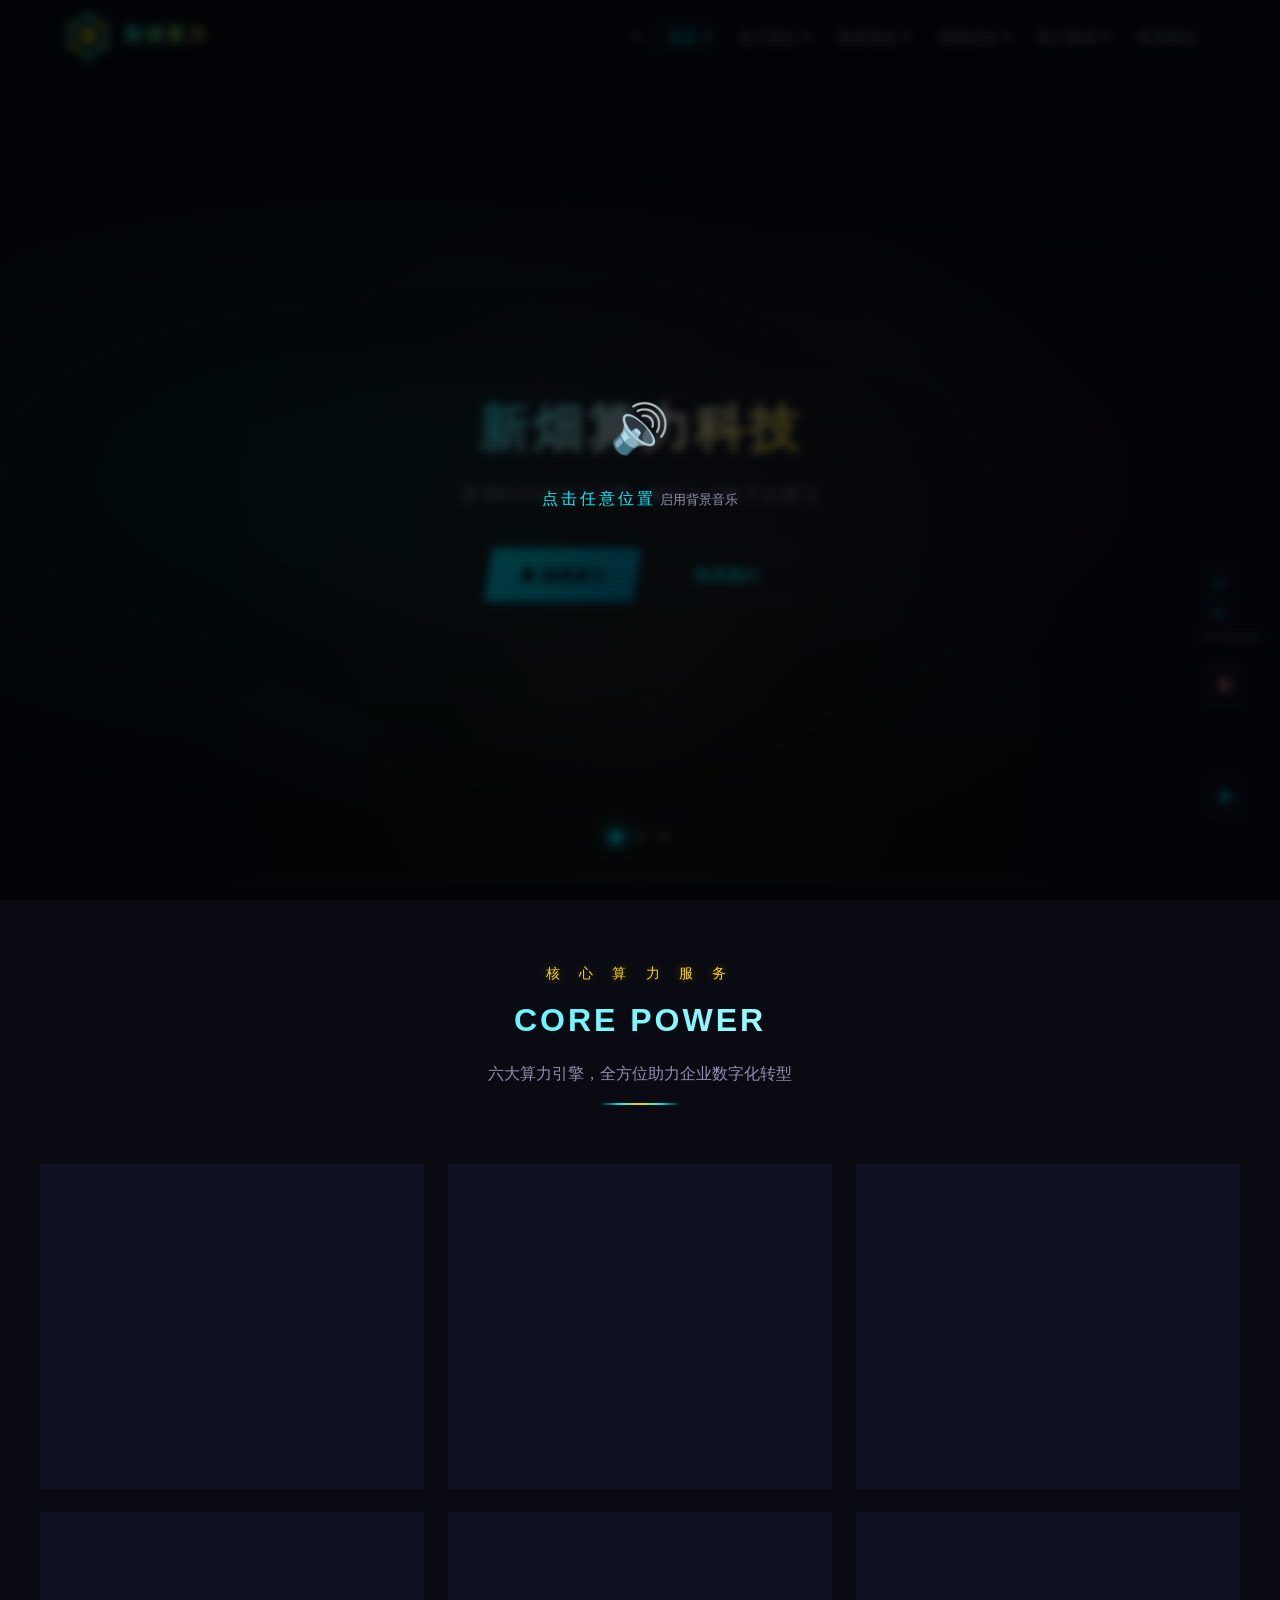
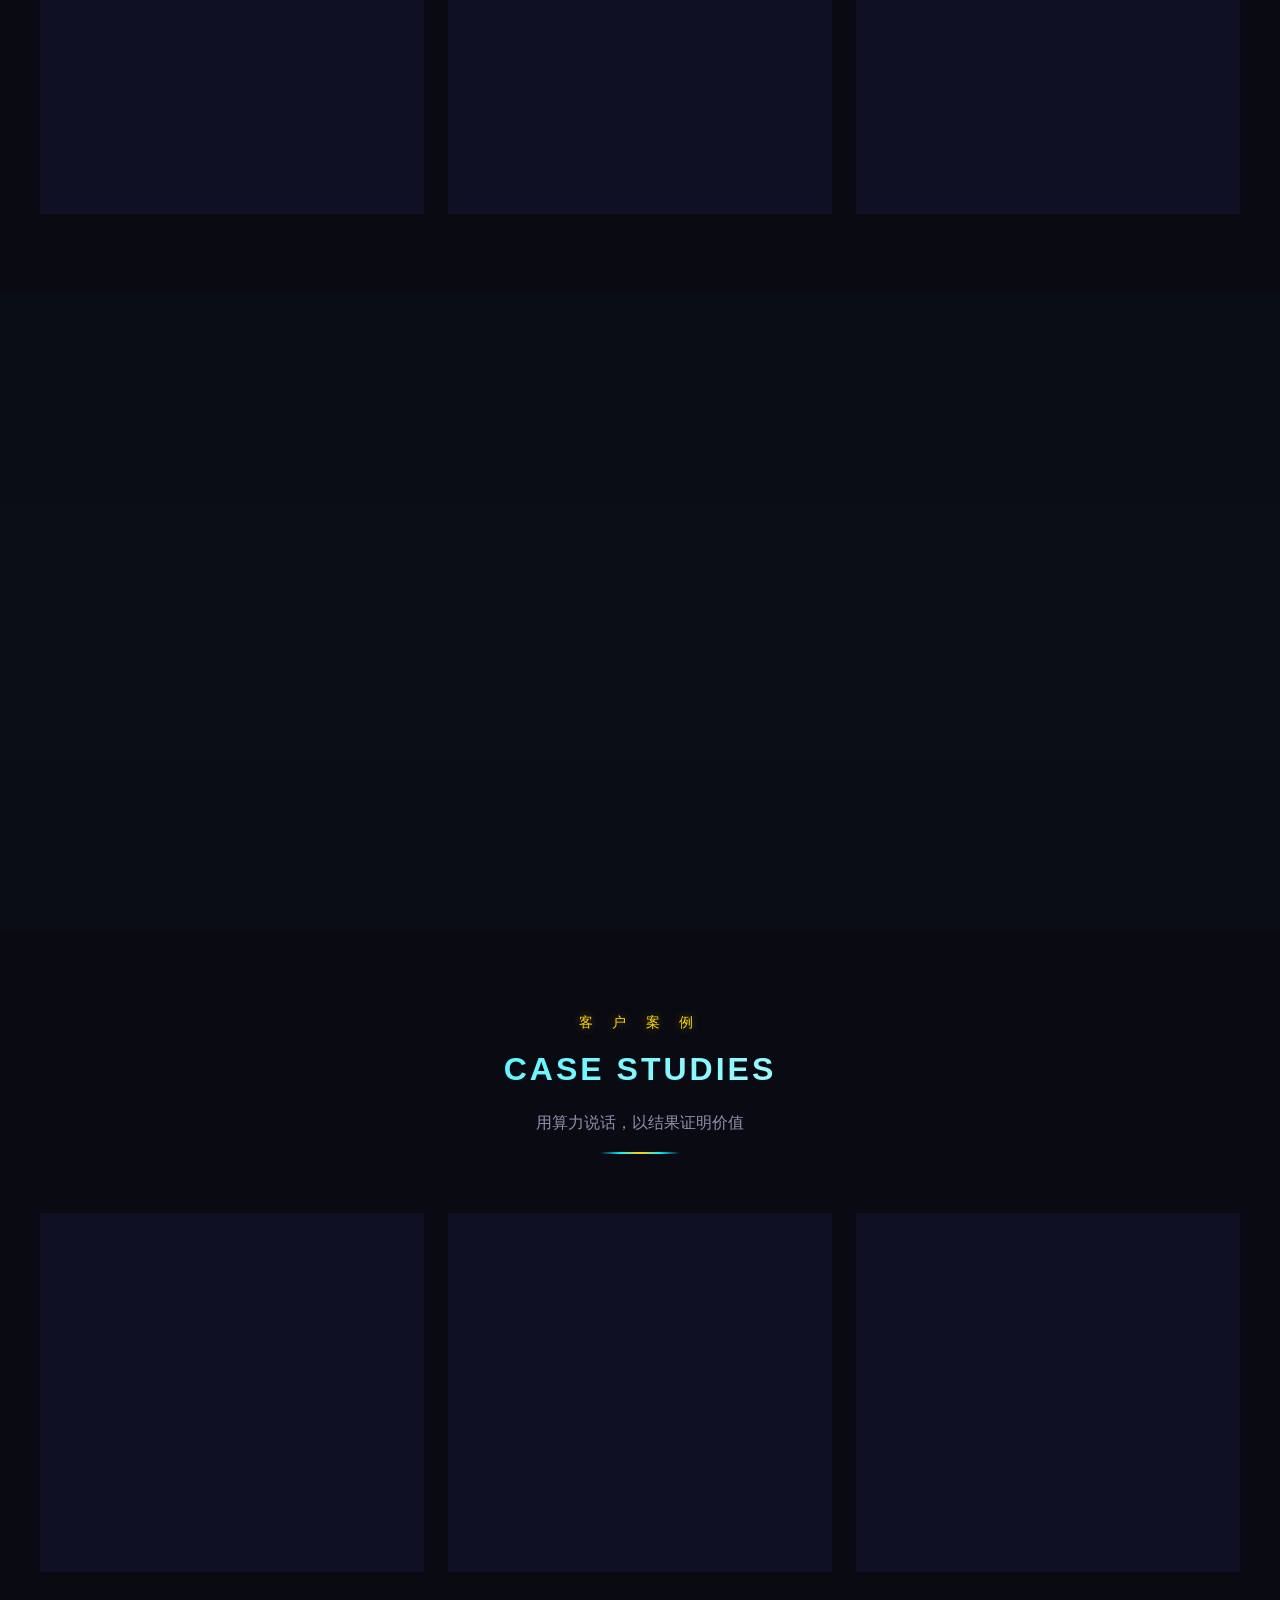
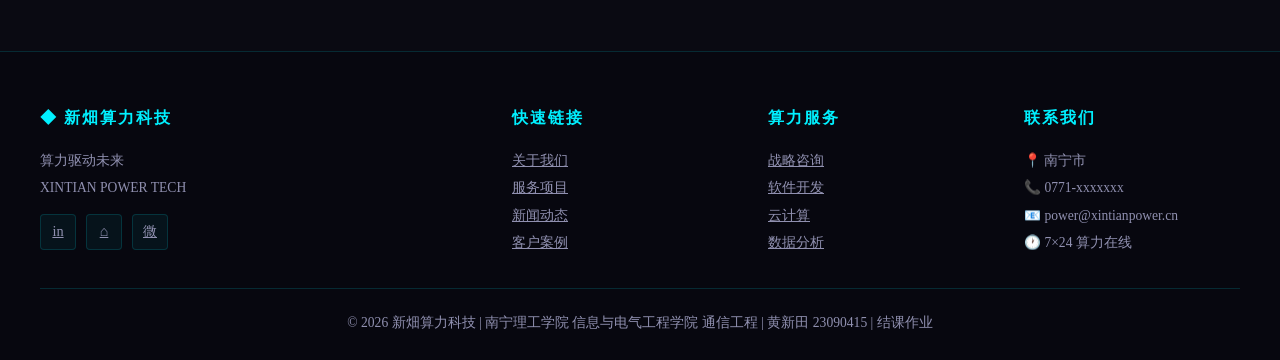
<file: index.html>
<!DOCTYPE html>
<html lang="zh-CN">
<head>
  <meta charset="UTF-8">
  <meta name="viewport" content="width=device-width, initial-scale=1.0">
  <title>新畑算力科技 — 算力驱动未来</title>
  <link rel="stylesheet" href="css/style.css">
</head>
<body>

<nav class="navbar">
  <div class="nav-container">
    <a href="index.html" class="logo">
      <svg class="logo-svg" viewBox="0 0 48 48" xmlns="http://www.w3.org/2000/svg">
        <defs>
          <linearGradient id="lg-gold" x1="0%" y1="0%" x2="100%" y2="100%">
            <stop offset="0%" style="stop-color:#00f0ff"/>
            <stop offset="50%" style="stop-color:#ffd700"/>
            <stop offset="100%" style="stop-color:#00f0ff"/>
          </linearGradient>
          <filter id="glow">
            <feGaussianBlur stdDeviation="1.5" result="blur"/>
            <feMerge><feMergeNode in="blur"/><feMergeNode in="SourceGraphic"/></feMerge>
          </filter>
        </defs>
        <!-- 六边形外框 -->
        <polygon points="24,4 42,14 42,34 24,44 6,34 6,14" fill="none" stroke="url(#lg-gold)" stroke-width="1.5" filter="url(#glow)"/>
        <!-- 内六边形 -->
        <polygon points="24,9 38,16.5 38,31.5 24,39 10,31.5 10,16.5" fill="none" stroke="rgba(0,240,255,0.3)" stroke-width="0.8"/>
        <!-- 电路线 -->
        <line x1="14" y1="14" x2="24" y2="24" stroke="rgba(255,215,0,0.5)" stroke-width="0.8"/>
        <line x1="34" y1="14" x2="24" y2="24" stroke="rgba(255,215,0,0.5)" stroke-width="0.8"/>
        <line x1="14" y1="34" x2="24" y2="24" stroke="rgba(0,240,255,0.5)" stroke-width="0.8"/>
        <line x1="34" y1="34" x2="24" y2="24" stroke="rgba(0,240,255,0.5)" stroke-width="0.8"/>
        <!-- 中心文字 -->
        <text x="24" y="30" text-anchor="middle" font-size="18" font-family="serif" fill="#ffd700" filter="url(#glow)">畑</text>
        <!-- 角部节点 -->
        <circle cx="24" cy="4" r="2.5" fill="#00f0ff" filter="url(#glow)"/>
        <circle cx="42" cy="14" r="2" fill="#ffd700"/>
        <circle cx="42" cy="34" r="2" fill="#ffd700"/>
        <circle cx="24" cy="44" r="2.5" fill="#00f0ff" filter="url(#glow)"/>
        <circle cx="6" cy="34" r="2" fill="#ffd700"/>
        <circle cx="6" cy="14" r="2" fill="#ffd700"/>
      </svg>
      <span class="logo-text">新畑算力</span>
    </a>
    <ul class="nav-links">
      <li><a href="index.html" class="active">首页</a></li>
      <li><a href="about.html">关于我们</a></li>
      <li><a href="services.html">服务项目</a></li>
      <li><a href="news.html">新闻动态</a></li>
      <li><a href="cases.html">客户案例</a></li>
      <li><a href="contact.html">联系我们</a></li>
    </ul>
    <button class="hamburger" aria-label="菜单">
      <span></span><span></span><span></span>
    </button>
  </div>
</nav>

<!-- Hero -->
<section class="hero">
  <div class="hero-slide active">
    <div class="hero-content">
      <p class="chinese-seal">算 力 驱 动 未 来</p>
      <h1>新畑算力科技</h1>
      <p>赛博时代的算力引擎 · 赋能企业数字化腾飞</p>
      <a href="services.html" class="btn btn-primary">◆ 探索算力</a>
      <a href="contact.html" class="btn btn-outline" style="margin-left:12px;">联系我们</a>
    </div>
  </div>
  <div class="hero-slide">
    <div class="hero-content">
      <p class="chinese-seal">云 原 生 架 构</p>
      <h1>算力即服务</h1>
      <p>弹性算力调度 · 云原生架构 · 按需伸缩</p>
      <a href="services.html" class="btn btn-primary">◆ 了解更多</a>
    </div>
  </div>
  <div class="hero-slide">
    <div class="hero-content">
      <p class="chinese-seal">A I 赋 能 万 物</p>
      <h1>智算未来</h1>
      <p>AI算力平台 · 数据驱动决策 · 智能应用落地</p>
      <a href="cases.html" class="btn btn-primary">◆ 查看案例</a>
    </div>
  </div>
  <div class="hero-dots">
    <button class="active" aria-label="第1张"></button>
    <button aria-label="第2张"></button>
    <button aria-label="第3张"></button>
  </div>
</section>

<!-- 核心算力服务 -->
<section class="section">
  <div class="section-container">
    <div class="section-title reveal">
      <p class="cn-label">核 心 算 力 服 务</p>
      <h2>CORE POWER</h2>
      <p>六大算力引擎，全方位助力企业数字化转型</p>
      <div class="divider"></div>
    </div>
    <div class="services-grid">
      <div class="card service-card reveal">
        <div class="icon">📊</div>
        <h3>战略咨询</h3>
        <p>深入分析业务模式，制定算力驱动的数字化转型路线图</p>
        <a href="service-detail.html?service=consulting" class="btn-sm">接入算力</a>
      </div>
      <div class="card service-card reveal">
        <div class="icon">💻</div>
        <h3>软件开发</h3>
        <p>全栈定制开发，分布式算力驱动的企业级应用系统</p>
        <a href="service-detail.html?service=software" class="btn-sm">接入算力</a>
      </div>
      <div class="card service-card reveal">
        <div class="icon">☁️</div>
        <h3>云计算服务</h3>
        <p>云迁移、云原生、算力调度一站式弹性算力方案</p>
        <a href="service-detail.html?service=cloud" class="btn-sm">接入算力</a>
      </div>
      <div class="card service-card reveal">
        <div class="icon">📈</div>
        <h3>数据分析</h3>
        <p>AI算力驱动大数据分析，让数据成为核心资产</p>
        <a href="service-detail.html?service=data" class="btn-sm">接入算力</a>
      </div>
      <div class="card service-card reveal">
        <div class="icon">🔒</div>
        <h3>网络安全</h3>
        <p>全方位算力安全防护，为企业数字化保驾护航</p>
        <a href="service-detail.html?service=security" class="btn-sm">接入算力</a>
      </div>
      <div class="card service-card reveal">
        <div class="icon">🎨</div>
        <h3>UI/UX 设计</h3>
        <p>赛博时代的产品体验设计，打造卓越人机交互</p>
        <a href="service-detail.html?service=design" class="btn-sm">接入算力</a>
      </div>
    </div>
  </div>
</section>

<!-- 最新动态 -->
<section class="section" style="background: rgba(0,240,255,0.02);">
  <div class="section-container">
    <div class="section-title reveal">
      <p class="cn-label">最 新 动 态</p>
      <h2>LATEST NEWS</h2>
      <p>了解新畑算力的最新资讯与行业洞察</p>
      <div class="divider"></div>
    </div>
    <div class="news-grid">
      <a href="news-detail.html?id=1" class="card news-card reveal">
        <div class="news-img">⚡</div>
        <div class="news-body">
          <div class="news-date">2026-05-28 · 公司动态</div>
          <h3>新畑算力荣获2026年度最佳算力服务商</h3>
        </div>
      </a>
      <a href="news-detail.html?id=2" class="card news-card reveal">
        <div class="news-img">🎯</div>
        <div class="news-body">
          <div class="news-date">2026-05-20 · 公司动态</div>
          <h3>与南宁多所高校达成算力产学研合作协议</h3>
        </div>
      </a>
      <a href="news-detail.html?id=3" class="card news-card reveal">
        <div class="news-img">🚀</div>
        <div class="news-body">
          <div class="news-date">2026-05-15 · 技术分享</div>
          <h3>新一代AI算力平台「新畑智算」正式上线</h3>
        </div>
      </a>
    </div>
  </div>
</section>

<!-- 客户案例 -->
<section class="section">
  <div class="section-container">
    <div class="section-title reveal">
      <p class="cn-label">客 户 案 例</p>
      <h2>CASE STUDIES</h2>
      <p>用算力说话，以结果证明价值</p>
      <div class="divider"></div>
    </div>
    <div class="cases-grid">
      <div class="card case-card reveal">
        <div class="case-img">🏭</div>
        <div class="case-body">
          <h3>智慧工厂算力升级</h3>
          <p class="case-client">某汽车零部件制造集团</p>
          <blockquote>"新畑帮助我们完成产线算力部署，生产效率提升40%。"</blockquote>
        </div>
      </div>
      <div class="card case-card reveal">
        <div class="case-img">🏦</div>
        <div class="case-body">
          <h3>金融算力平台建设</h3>
          <p class="case-client">某城市商业银行</p>
          <blockquote>"分布式算力架构支撑千万级交易，系统零故障运行。"</blockquote>
        </div>
      </div>
      <div class="card case-card reveal">
        <div class="case-img">🏥</div>
        <div class="case-body">
          <h3>智慧医疗AI算力</h3>
          <p class="case-client">某省级三甲医院</p>
          <blockquote>"GPU算力集群让AI影像判读准确率提升至98.5%。"</blockquote>
        </div>
      </div>
    </div>
  </div>
</section>

<footer class="footer">
  <div class="footer-grid">
    <div>
      <h4>◆ 新畑算力科技</h4>
      <p>算力驱动未来<br>XINTIAN POWER TECH</p>
      <div class="social-links">
        <a href="#" target="_blank">in</a>
        <a href="#" target="_blank">⌂</a>
        <a href="#">微</a>
      </div>
    </div>
    <div>
      <h4>快速链接</h4>
      <p><a href="about.html">关于我们</a></p>
      <p><a href="services.html">服务项目</a></p>
      <p><a href="news.html">新闻动态</a></p>
      <p><a href="cases.html">客户案例</a></p>
    </div>
    <div>
      <h4>算力服务</h4>
      <p><a href="service-detail.html?service=consulting">战略咨询</a></p>
      <p><a href="service-detail.html?service=software">软件开发</a></p>
      <p><a href="service-detail.html?service=cloud">云计算</a></p>
      <p><a href="service-detail.html?service=data">数据分析</a></p>
    </div>
    <div>
      <h4>联系我们</h4>
      <p>📍 南宁市</p>
      <p>📞 0771-xxxxxxx</p>
      <p>📧 power@xintianpower.cn</p>
      <p>🕐 7×24 算力在线</p>
    </div>
  </div>
  <div class="footer-bottom">
    <p>© 2026 新畑算力科技 | 南宁理工学院 信息与电气工程学院 通信工程 | 黄新田 23090415 | 结课作业</p>
  </div>
</footer>

<audio id="bgmAudio" loop preload="metadata" style="display:none;"><source src="images/bgm.mp3" type="audio/mpeg"></audio>
<div class="toolbar">
  <button id="bgmToggle" title="背景音乐" style="font-size:0.9rem;">🔇</button>
  <button id="backToTop" title="回到顶部">↑</button>
  <button id="chatBtn" title="在线客服">◈</button>
</div>
<div class="chat-popup" id="chatPopup">
  <div class="chat-header"><span>新畑算力 · 在线客服</span><button id="chatClose" style="background:none;border:none;color:var(--cyan);cursor:pointer;float:right;font-size:1.2rem;">✕</button></div>
  <div class="chat-body"><p>◈ 新畑算力科技，请问有什么可以帮您？</p></div>
  <div class="chat-input"><input type="text" id="chatInput" placeholder="输入..."><button id="chatSend">发送</button></div>
</div>

<script src="js/main.js"></script>
</body>
</html>
</file>
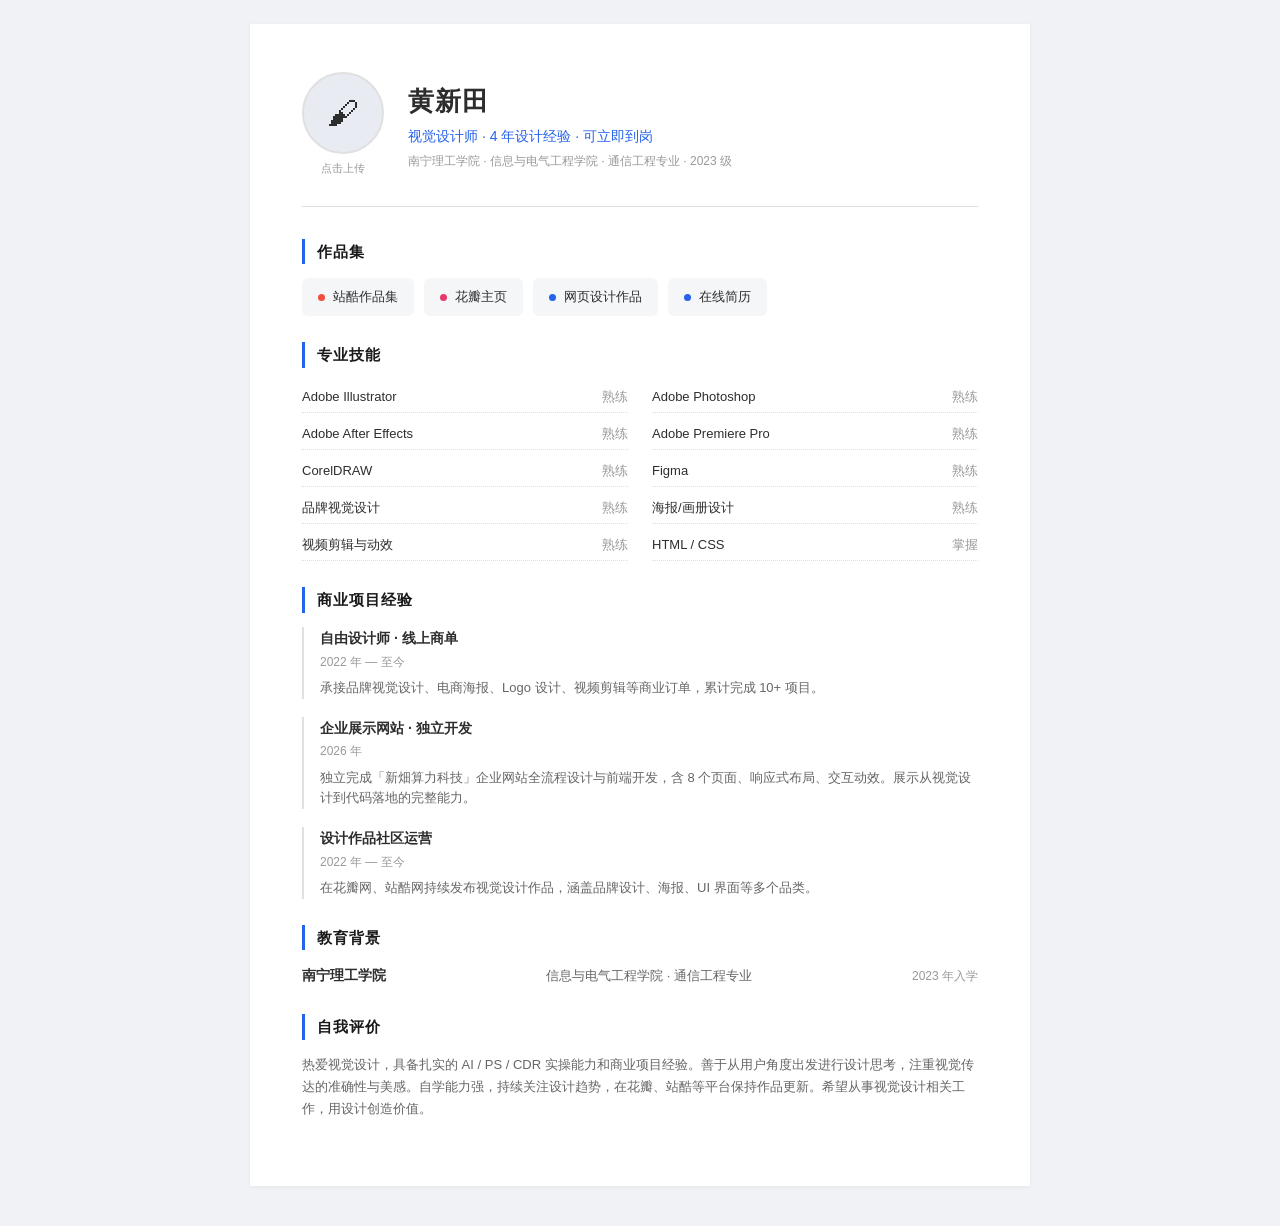
<file: resume/index.html>
<!DOCTYPE html>
<html lang="zh-CN">
<head>
  <meta charset="UTF-8">
  <meta name="viewport" content="width=device-width, initial-scale=1.0">
  <title>黄新田 — 视觉设计师</title>
  <style>
    :root {
      --text: #2d2d2d;
      --muted: #666;
      --light: #999;
      --accent: #2563eb;
      --bg: #fafafa;
      --white: #ffffff;
      --border: #e8e8ec;
    }

    * { margin: 0; padding: 0; box-sizing: border-box; }

    body {
      font-family: 'PingFang SC', 'Microsoft YaHei', 'Hiragino Sans GB', sans-serif;
      background: #f0f2f5;
      color: var(--text);
      line-height: 1.7;
      font-size: 14px;
      -webkit-font-smoothing: antialiased;
    }

    .page {
      max-width: 780px;
      margin: 24px auto 40px;
      background: var(--white);
      padding: 48px 52px 40px;
      box-shadow: 0 1px 4px rgba(0,0,0,0.06);
    }

    /* ===== Header ===== */
    .header {
      display: flex;
      align-items: center;
      gap: 24px;
      margin-bottom: 32px;
      padding-bottom: 28px;
      border-bottom: 1.5px solid #e0e0e0;
    }

    .avatar-wrap {
      position: relative;
      flex-shrink: 0;
    }

    .avatar {
      width: 82px;
      height: 82px;
      border-radius: 50%;
      background: #e8ecf2;
      display: flex;
      align-items: center;
      justify-content: center;
      font-size: 2rem;
      cursor: pointer;
      overflow: hidden;
      transition: box-shadow 0.2s;
      border: 2px solid #e0e0e0;
    }

    .avatar:hover {
      box-shadow: 0 0 0 3px rgba(37,99,235,0.15);
      border-color: var(--accent);
    }

    .avatar img {
      width: 100%;
      height: 100%;
      object-fit: cover;
      border-radius: 50%;
    }

    .avatar-tip {
      text-align: center;
      font-size: 11px;
      color: var(--light);
      margin-top: 5px;
    }

    .header-info h1 {
      font-size: 26px;
      font-weight: 700;
      letter-spacing: 1px;
      margin-bottom: 2px;
    }

    .header-info .subtitle {
      font-size: 14px;
      color: var(--accent);
      font-weight: 500;
    }

    .header-info .meta {
      font-size: 12px;
      color: var(--light);
      margin-top: 2px;
    }

    /* ===== Section ===== */
    .section {
      margin-bottom: 26px;
    }

    .section-title {
      font-size: 15px;
      font-weight: 700;
      letter-spacing: 1px;
      margin-bottom: 14px;
      padding-left: 12px;
      border-left: 3px solid var(--accent);
      color: #1a1a1a;
    }

    /* ===== Portfolio ===== */
    .links-row {
      display: flex;
      flex-wrap: wrap;
      gap: 10px;
    }

    .link-card {
      display: inline-flex;
      align-items: center;
      gap: 8px;
      padding: 8px 16px;
      background: #f5f6f8;
      border-radius: 6px;
      text-decoration: none;
      color: var(--text);
      font-size: 13px;
      font-weight: 500;
      transition: all 0.2s;
    }

    .link-card:hover {
      background: #e8ecf4;
      color: var(--accent);
    }

    .link-card .dot {
      width: 7px;
      height: 7px;
      border-radius: 50%;
      display: inline-block;
    }

    .dot.zcool { background: #f04e3e; }
    .dot.huaban { background: #e83a6a; }
    .dot.web { background: var(--accent); }

    /* ===== Skills ===== */
    .skill-grid {
      display: grid;
      grid-template-columns: 1fr 1fr;
      gap: 6px 24px;
      font-size: 13px;
    }

    .skill-item {
      display: flex;
      justify-content: space-between;
      padding: 4px 0;
      border-bottom: 1px dotted #e0e0e0;
    }

    .skill-item .label { font-weight: 500; }
    .skill-item .level { color: var(--light); }

    /* ===== Experience ===== */
    .exp-item {
      margin-bottom: 18px;
      padding-left: 16px;
      border-left: 2px solid #e0e0e0;
    }

    .exp-item:last-child { margin-bottom: 0; }

    .exp-item h3 {
      font-size: 14px;
      font-weight: 600;
      margin-bottom: 2px;
    }

    .exp-item .date {
      font-size: 12px;
      color: var(--light);
      margin-bottom: 6px;
    }

    .exp-item p {
      font-size: 13px;
      color: var(--muted);
      line-height: 1.6;
    }

    .exp-item ul {
      padding-left: 18px;
      font-size: 13px;
      color: var(--muted);
    }

    .exp-item ul li { margin-bottom: 3px; }

    /* ===== Education ===== */
    .edu-row {
      display: flex;
      justify-content: space-between;
      align-items: baseline;
      font-size: 14px;
    }

    .edu-row .school { font-weight: 600; }
    .edu-row .major { color: var(--muted); font-size: 13px; }
    .edu-row .time { color: var(--light); font-size: 12px; }

    /* ===== Self-eval ===== */
    .self-eval p {
      font-size: 13px;
      color: var(--muted);
    }

    /* ===== Print ===== */
    @media print {
      body { background: white; }
      .page { margin: 0; padding: 32px 40px; box-shadow: none; max-width: none; }
      .avatar-tip { display: none; }
      .section { break-inside: avoid; }
    }

    @media (max-width: 600px) {
      .page { padding: 24px 20px; margin: 0; }
      .header { flex-direction: column; text-align: center; }
      .skill-grid { grid-template-columns: 1fr; }
      .edu-row { flex-direction: column; }
    }
  </style>
</head>
<body>

<div class="page">

  <!-- Header -->
  <div class="header">
    <div class="avatar-wrap">
      <div class="avatar" id="avatar" title="点击上传照片">
        <span id="avatarDefault">🖌</span>
      </div>
      <div class="avatar-tip">点击上传</div>
    </div>
    <input type="file" id="avatarInput" accept="image/*" style="display:none;">
    <div class="header-info">
      <h1>黄新田</h1>
      <p class="subtitle">视觉设计师 · 4 年设计经验 · 可立即到岗</p>
      <p class="meta">南宁理工学院 · 信息与电气工程学院 · 通信工程专业 · 2023 级</p>
    </div>
  </div>

  <!-- 作品集 -->
  <div class="section">
    <div class="section-title">作品集</div>
    <div class="links-row">
      <a href="https://www.zcool.com.cn/u/28886448" target="_blank" class="link-card">
        <span class="dot zcool"></span> 站酷作品集
      </a>
      <a href="https://huaban.com/space" target="_blank" class="link-card">
        <span class="dot huaban"></span> 花瓣主页
      </a>
      <a href="https://huanghuaiyuan1014-art.github.io/html-course" target="_blank" class="link-card">
        <span class="dot web"></span> 网页设计作品
      </a>
      <a href="https://huanghuaiyuan1014-art.github.io/html-course/resume" target="_blank" class="link-card">
        <span class="dot web"></span> 在线简历
      </a>
    </div>
  </div>

  <!-- 技能 -->
  <div class="section">
    <div class="section-title">专业技能</div>
    <div class="skill-grid">
      <div class="skill-item"><span class="label">Adobe Illustrator</span><span class="level">熟练</span></div>
      <div class="skill-item"><span class="label">Adobe Photoshop</span><span class="level">熟练</span></div>
      <div class="skill-item"><span class="label">Adobe After Effects</span><span class="level">熟练</span></div>
      <div class="skill-item"><span class="label">Adobe Premiere Pro</span><span class="level">熟练</span></div>
      <div class="skill-item"><span class="label">CorelDRAW</span><span class="level">熟练</span></div>
      <div class="skill-item"><span class="label">Figma</span><span class="level">熟练</span></div>
      <div class="skill-item"><span class="label">品牌视觉设计</span><span class="level">熟练</span></div>
      <div class="skill-item"><span class="label">海报/画册设计</span><span class="level">熟练</span></div>
      <div class="skill-item"><span class="label">视频剪辑与动效</span><span class="level">熟练</span></div>
      <div class="skill-item"><span class="label">HTML / CSS</span><span class="level">掌握</span></div>
    </div>
  </div>

  <!-- 项目经验 -->
  <div class="section">
    <div class="section-title">商业项目经验</div>

    <div class="exp-item">
      <h3>自由设计师 · 线上商单</h3>
      <p class="date">2022 年 — 至今</p>
      <p>承接品牌视觉设计、电商海报、Logo 设计、视频剪辑等商业订单，累计完成 10+ 项目。</p>
    </div>

    <div class="exp-item">
      <h3>企业展示网站 · 独立开发</h3>
      <p class="date">2026 年</p>
      <p>独立完成「新畑算力科技」企业网站全流程设计与前端开发，含 8 个页面、响应式布局、交互动效。展示从视觉设计到代码落地的完整能力。</p>
    </div>

    <div class="exp-item">
      <h3>设计作品社区运营</h3>
      <p class="date">2022 年 — 至今</p>
      <p>在花瓣网、站酷网持续发布视觉设计作品，涵盖品牌设计、海报、UI 界面等多个品类。</p>
    </div>
  </div>

  <!-- 教育 -->
  <div class="section">
    <div class="section-title">教育背景</div>
    <div class="edu-row">
      <span class="school">南宁理工学院</span>
      <span class="major">信息与电气工程学院 · 通信工程专业</span>
      <span class="time">2023 年入学</span>
    </div>
  </div>

  <!-- 自我评价 -->
  <div class="section">
    <div class="section-title">自我评价</div>
    <div class="self-eval">
      <p>热爱视觉设计，具备扎实的 AI / PS / CDR 实操能力和商业项目经验。善于从用户角度出发进行设计思考，注重视觉传达的准确性与美感。自学能力强，持续关注设计趋势，在花瓣、站酷等平台保持作品更新。希望从事视觉设计相关工作，用设计创造价值。</p>
    </div>
  </div>

</div>

<script>
document.addEventListener('DOMContentLoaded', function() {
  var avatar = document.getElementById('avatar');
  var avatarInput = document.getElementById('avatarInput');
  var avatarDefault = document.getElementById('avatarDefault');
  if (!avatar || !avatarInput) return;

  var saved = localStorage.getItem('avatar_img');
  if (saved && avatarDefault) {
    avatarDefault.style.display = 'none';
    var img = document.createElement('img');
    img.src = saved;
    img.alt = '头像';
    avatar.appendChild(img);
  }

  avatar.addEventListener('click', function() {
    avatarInput.click();
  });

  avatarInput.addEventListener('change', function(e) {
    var file = e.target.files[0];
    if (!file) return;
    var reader = new FileReader();
    reader.onload = function(ev) {
      var oldImg = avatar.querySelector('img');
      if (oldImg) oldImg.remove();
      if (avatarDefault) avatarDefault.style.display = 'none';
      var img = document.createElement('img');
      img.src = ev.target.result;
      img.alt = '头像';
      avatar.appendChild(img);
      localStorage.setItem('avatar_img', ev.target.result);
    };
    reader.readAsDataURL(file);
  });
});
</script>

</body>
</html>
</file>
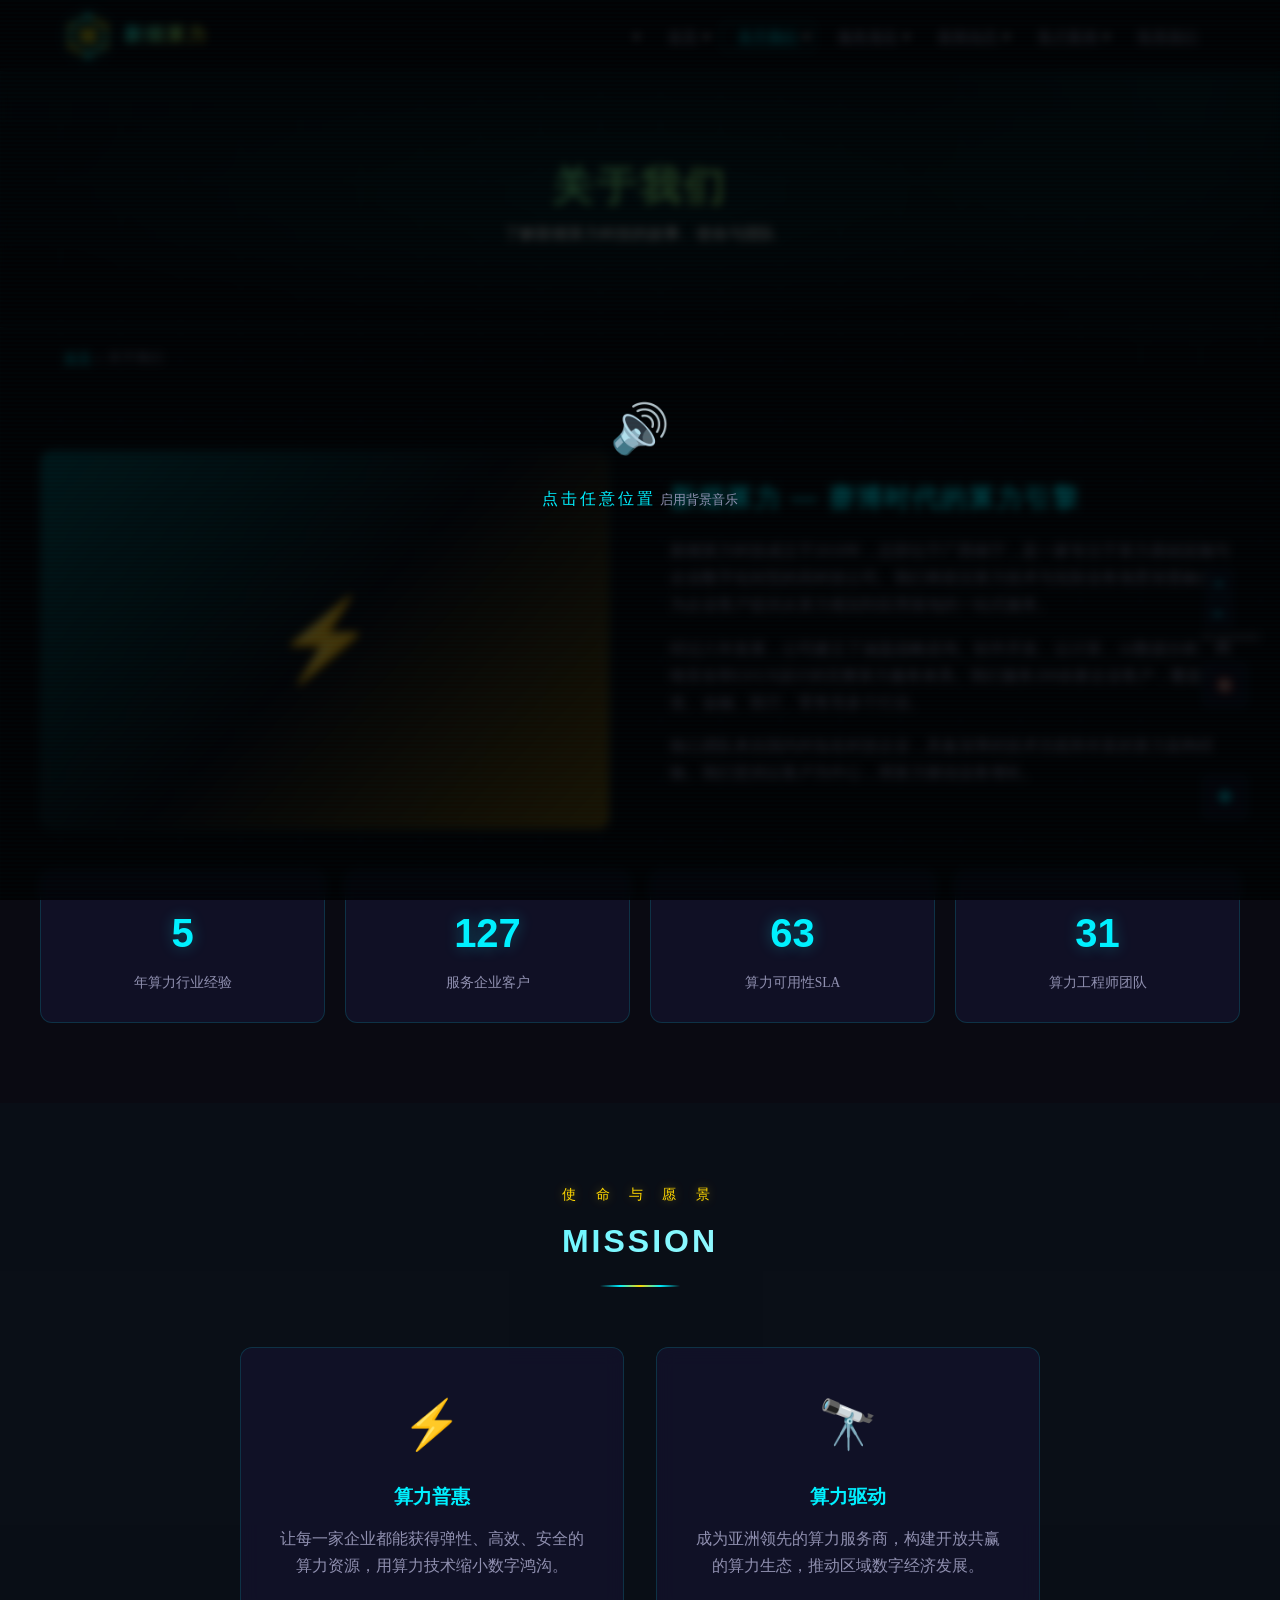
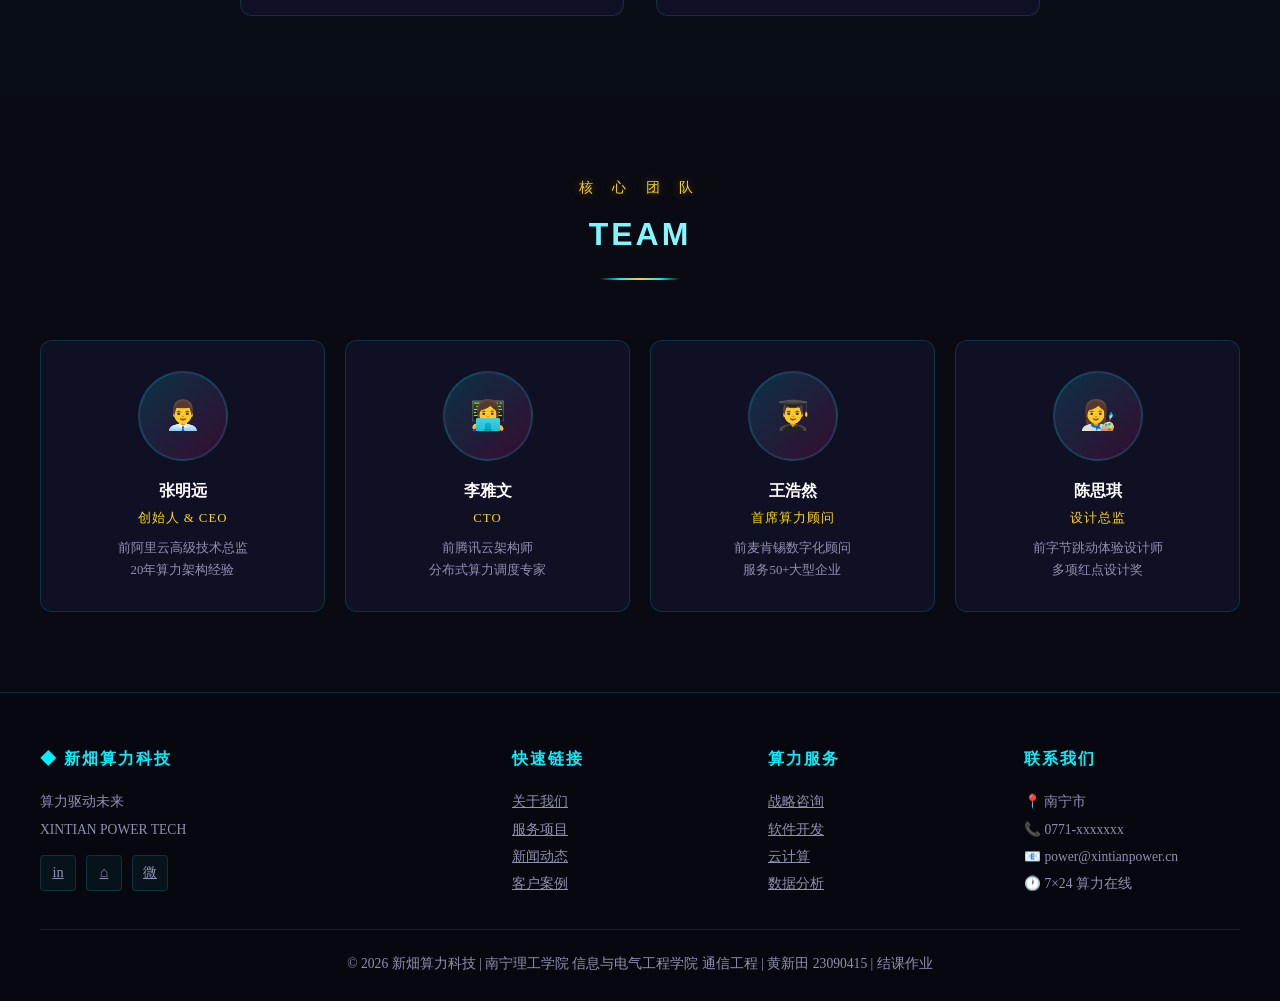
<file: about.html>
<!DOCTYPE html>
<html lang="zh-CN">
<head>
  <meta charset="UTF-8">
  <meta name="viewport" content="width=device-width, initial-scale=1.0">
  <title>关于我们 — 新畑算力科技</title>
  <link rel="stylesheet" href="css/style.css">
</head>
<body>

<nav class="navbar">
  <div class="nav-container">
    <a href="index.html" class="logo">
      <svg class="logo-svg" viewBox="0 0 48 48" xmlns="http://www.w3.org/2000/svg">
        <defs>
          <linearGradient id="lg-gold" x1="0%" y1="0%" x2="100%" y2="100%">
            <stop offset="0%" style="stop-color:#00f0ff"/><stop offset="50%" style="stop-color:#ffd700"/><stop offset="100%" style="stop-color:#00f0ff"/>
          </linearGradient>
          <filter id="glow"><feGaussianBlur stdDeviation="1.5" result="blur"/><feMerge><feMergeNode in="blur"/><feMergeNode in="SourceGraphic"/></feMerge></filter>
        </defs>
        <polygon points="24,4 42,14 42,34 24,44 6,34 6,14" fill="none" stroke="url(#lg-gold)" stroke-width="1.5" filter="url(#glow)"/>
        <polygon points="24,9 38,16.5 38,31.5 24,39 10,31.5 10,16.5" fill="none" stroke="rgba(0,240,255,0.3)" stroke-width="0.8"/>
        <line x1="14" y1="14" x2="24" y2="24" stroke="rgba(255,215,0,0.5)" stroke-width="0.8"/>
        <line x1="34" y1="14" x2="24" y2="24" stroke="rgba(255,215,0,0.5)" stroke-width="0.8"/>
        <line x1="14" y1="34" x2="24" y2="24" stroke="rgba(0,240,255,0.5)" stroke-width="0.8"/>
        <line x1="34" y1="34" x2="24" y2="24" stroke="rgba(0,240,255,0.5)" stroke-width="0.8"/>
        <text x="24" y="30" text-anchor="middle" font-size="18" font-family="serif" fill="#ffd700" filter="url(#glow)">畑</text>
        <circle cx="24" cy="4" r="2.5" fill="#00f0ff" filter="url(#glow)"/><circle cx="42" cy="14" r="2" fill="#ffd700"/><circle cx="42" cy="34" r="2" fill="#ffd700"/><circle cx="24" cy="44" r="2.5" fill="#00f0ff" filter="url(#glow)"/><circle cx="6" cy="34" r="2" fill="#ffd700"/><circle cx="6" cy="14" r="2" fill="#ffd700"/>
      </svg>
      <span class="logo-text">新畑算力</span>
    </a>
    <ul class="nav-links">
      <li><a href="index.html">首页</a></li><li><a href="about.html" class="active">关于我们</a></li><li><a href="services.html">服务项目</a></li><li><a href="news.html">新闻动态</a></li><li><a href="cases.html">客户案例</a></li><li><a href="contact.html">联系我们</a></li>
    </ul>
    <button class="hamburger" aria-label="菜单"><span></span><span></span><span></span></button>
  </div>
</nav>

<div class="about-hero"><h1>关于我们</h1><p>了解新畑算力科技的故事、使命与团队</p></div>
<div class="breadcrumb"><a href="index.html">首页</a> &raquo; 关于我们</div>

<section class="section">
  <div class="section-container">
    <div class="about-story reveal">
      <div class="about-img">⚡</div>
      <div>
        <h3>新畑算力 — 赛博时代的算力引擎</h3>
        <p>新畑算力科技成立于2018年，总部位于广西南宁，是一家专注于算力基础设施与企业数字化转型的高科技公司。我们将前沿算力技术与实际业务场景深度融合，为企业客户提供从算力规划到应用落地的一站式服务。</p>
        <p>经过八年发展，公司建立了涵盖战略咨询、软件开发、云计算、AI数据分析、网络安全和UI/UX设计的完整算力服务体系。我们服务200余家企业客户，覆盖制造、金融、医疗、零售等多个行业。</p>
        <p>核心团队来自国内外知名科技企业，具备深厚的技术功底和丰富的算力架构经验。我们坚持以客户为中心，用算力驱动业务增长。</p>
      </div>
    </div>
    <div class="stats-row reveal">
      <div class="stat-item"><div class="stat-number" data-target="8" data-suffix="+">0</div><div class="stat-label">年算力行业经验</div></div>
      <div class="stat-item"><div class="stat-number" data-target="200" data-suffix="+">0</div><div class="stat-label">服务企业客户</div></div>
      <div class="stat-item"><div class="stat-number" data-target="99" data-suffix=".9%">0</div><div class="stat-label">算力可用性SLA</div></div>
      <div class="stat-item"><div class="stat-number" data-target="50" data-suffix="+">0</div><div class="stat-label">算力工程师团队</div></div>
    </div>
  </div>
</section>

<section class="section" style="background: rgba(0,240,255,0.02);">
  <div class="section-container">
    <div class="section-title reveal"><p class="cn-label">使 命 与 愿 景</p><h2>MISSION</h2><div class="divider"></div></div>
    <div style="display: grid; grid-template-columns: 1fr 1fr; gap: 32px; max-width: 800px; margin: 0 auto;">
      <div class="card reveal" style="padding: 36px; text-align: center;"><div style="font-size: 3rem; margin-bottom: 16px;">⚡</div><h3 style="color: var(--cyan); margin-bottom: 12px; font-family: var(--font-display);">算力普惠</h3><p style="color: var(--text-light);">让每一家企业都能获得弹性、高效、安全的算力资源，用算力技术缩小数字鸿沟。</p></div>
      <div class="card reveal" style="padding: 36px; text-align: center;"><div style="font-size: 3rem; margin-bottom: 16px;">🔭</div><h3 style="color: var(--cyan); margin-bottom: 12px; font-family: var(--font-display);">算力驱动</h3><p style="color: var(--text-light);">成为亚洲领先的算力服务商，构建开放共赢的算力生态，推动区域数字经济发展。</p></div>
    </div>
  </div>
</section>

<section class="section">
  <div class="section-container">
    <div class="section-title reveal"><p class="cn-label">核 心 团 队</p><h2>TEAM</h2><div class="divider"></div></div>
    <div class="team-grid">
      <div class="team-card reveal"><div class="avatar">👨‍💼</div><h4>张明远</h4><p class="role">创始人 & CEO</p><p style="font-size:0.8rem;color:var(--text-light);margin-top:8px;">前阿里云高级技术总监<br>20年算力架构经验</p></div>
      <div class="team-card reveal"><div class="avatar">👩‍💻</div><h4>李雅文</h4><p class="role">CTO</p><p style="font-size:0.8rem;color:var(--text-light);margin-top:8px;">前腾讯云架构师<br>分布式算力调度专家</p></div>
      <div class="team-card reveal"><div class="avatar">👨‍🎓</div><h4>王浩然</h4><p class="role">首席算力顾问</p><p style="font-size:0.8rem;color:var(--text-light);margin-top:8px;">前麦肯锡数字化顾问<br>服务50+大型企业</p></div>
      <div class="team-card reveal"><div class="avatar">👩‍🎨</div><h4>陈思琪</h4><p class="role">设计总监</p><p style="font-size:0.8rem;color:var(--text-light);margin-top:8px;">前字节跳动体验设计师<br>多项红点设计奖</p></div>
    </div>
  </div>
</section>

<footer class="footer">
  <div class="footer-grid">
    <div><h4>◆ 新畑算力科技</h4><p>算力驱动未来<br>XINTIAN POWER TECH</p><div class="social-links"><a href="#" target="_blank">in</a><a href="#" target="_blank">⌂</a><a href="#">微</a></div></div>
    <div><h4>快速链接</h4><p><a href="about.html">关于我们</a></p><p><a href="services.html">服务项目</a></p><p><a href="news.html">新闻动态</a></p><p><a href="cases.html">客户案例</a></p></div>
    <div><h4>算力服务</h4><p><a href="service-detail.html?service=consulting">战略咨询</a></p><p><a href="service-detail.html?service=software">软件开发</a></p><p><a href="service-detail.html?service=cloud">云计算</a></p><p><a href="service-detail.html?service=data">数据分析</a></p></div>
    <div><h4>联系我们</h4><p>📍 南宁市</p><p>📞 0771-xxxxxxx</p><p>📧 power@xintianpower.cn</p><p>🕐 7×24 算力在线</p></div>
  </div>
  <div class="footer-bottom"><p>© 2026 新畑算力科技 | 南宁理工学院 信息与电气工程学院 通信工程 | 黄新田 23090415 | 结课作业</p></div>
</footer>

<audio id="bgmAudio" loop preload="metadata" style="display:none;"><source src="images/bgm.mp3" type="audio/mpeg"></audio>
<div class="toolbar"><button id="bgmToggle" title="背景音乐" style="font-size:0.9rem;">🔇</button>
  <button id="backToTop" title="回到顶部">↑</button><button id="chatBtn" title="在线客服">◈</button></div>
<div class="chat-popup" id="chatPopup"><div class="chat-header"><span>新畑算力 · 在线客服</span><button id="chatClose" style="background:none;border:none;color:var(--cyan);cursor:pointer;float:right;font-size:1.2rem;">✕</button></div><div class="chat-body"><p>◈ 新畑算力科技，请问有什么可以帮您？</p></div><div class="chat-input"><input type="text" id="chatInput" placeholder="输入..."><button id="chatSend">发送</button></div></div>

<script src="js/main.js"></script>
</body>
</html>
</file>
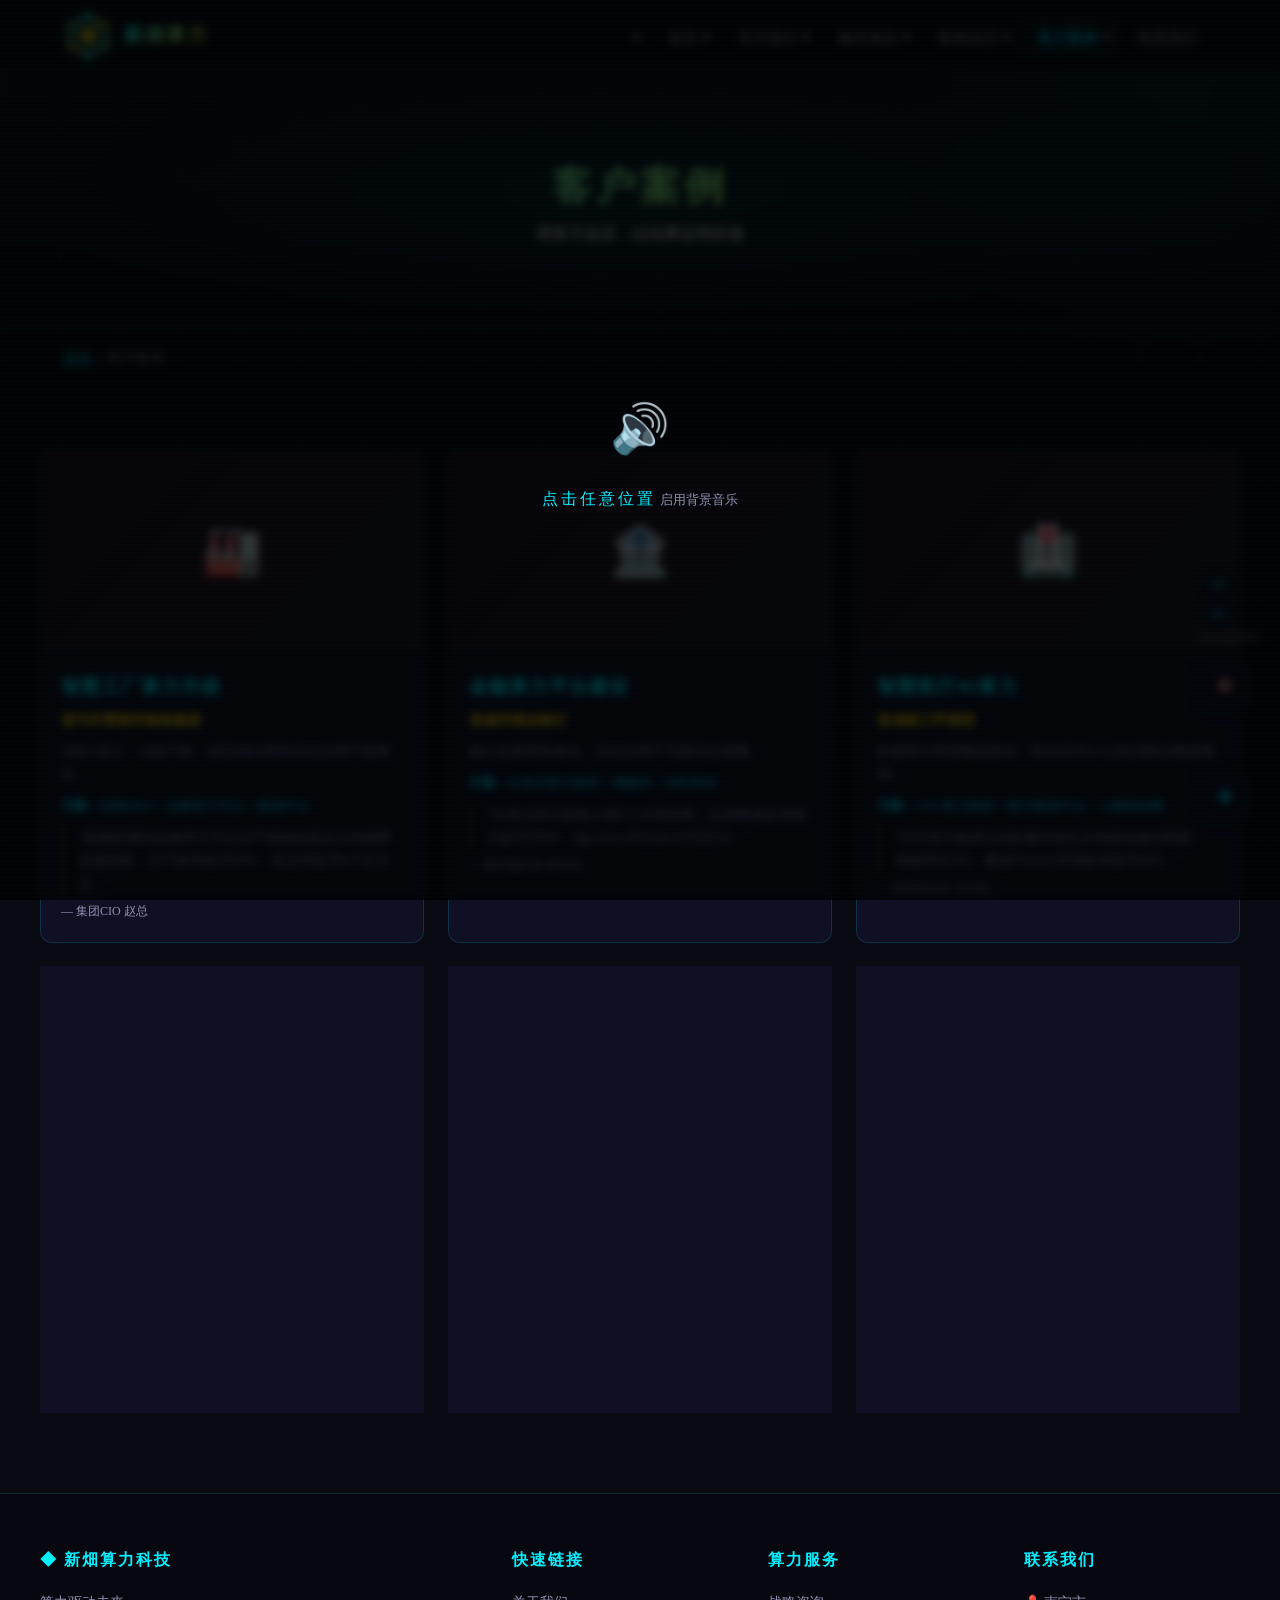
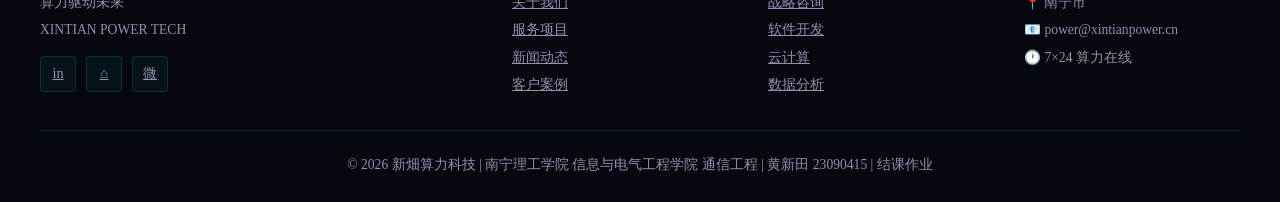
<file: cases.html>
<!DOCTYPE html>
<html lang="zh-CN">
<head>
  <meta charset="UTF-8">
  <meta name="viewport" content="width=device-width, initial-scale=1.0">
  <title>客户案例 — 新畑算力科技</title>
  <link rel="stylesheet" href="css/style.css">
</head>
<body>

<nav class="navbar">
  <div class="nav-container">
    <a href="index.html" class="logo">
      <svg class="logo-svg" viewBox="0 0 48 48" xmlns="http://www.w3.org/2000/svg">
        <defs><linearGradient id="lg-gold" x1="0%" y1="0%" x2="100%" y2="100%"><stop offset="0%" style="stop-color:#00f0ff"/><stop offset="50%" style="stop-color:#ffd700"/><stop offset="100%" style="stop-color:#00f0ff"/></linearGradient><filter id="glow"><feGaussianBlur stdDeviation="1.5" result="blur"/><feMerge><feMergeNode in="blur"/><feMergeNode in="SourceGraphic"/></feMerge></filter></defs>
        <polygon points="24,4 42,14 42,34 24,44 6,34 6,14" fill="none" stroke="url(#lg-gold)" stroke-width="1.5" filter="url(#glow)"/>
        <polygon points="24,9 38,16.5 38,31.5 24,39 10,31.5 10,16.5" fill="none" stroke="rgba(0,240,255,0.3)" stroke-width="0.8"/>
        <line x1="14" y1="14" x2="24" y2="24" stroke="rgba(255,215,0,0.5)" stroke-width="0.8"/><line x1="34" y1="14" x2="24" y2="24" stroke="rgba(255,215,0,0.5)" stroke-width="0.8"/>
        <line x1="14" y1="34" x2="24" y2="24" stroke="rgba(0,240,255,0.5)" stroke-width="0.8"/><line x1="34" y1="34" x2="24" y2="24" stroke="rgba(0,240,255,0.5)" stroke-width="0.8"/>
        <text x="24" y="30" text-anchor="middle" font-size="18" font-family="serif" fill="#ffd700" filter="url(#glow)">畑</text>
        <circle cx="24" cy="4" r="2.5" fill="#00f0ff" filter="url(#glow)"/><circle cx="42" cy="14" r="2" fill="#ffd700"/><circle cx="42" cy="34" r="2" fill="#ffd700"/><circle cx="24" cy="44" r="2.5" fill="#00f0ff" filter="url(#glow)"/><circle cx="6" cy="34" r="2" fill="#ffd700"/><circle cx="6" cy="14" r="2" fill="#ffd700"/>
      </svg>
      <span class="logo-text">新畑算力</span>
    </a>
    <ul class="nav-links">
      <li><a href="index.html">首页</a></li><li><a href="about.html">关于我们</a></li><li><a href="services.html">服务项目</a></li><li><a href="news.html">新闻动态</a></li><li><a href="cases.html" class="active">客户案例</a></li><li><a href="contact.html">联系我们</a></li>
    </ul>
    <button class="hamburger" aria-label="菜单"><span></span><span></span><span></span></button>
  </div>
</nav>

<div class="about-hero"><h1>客户案例</h1><p>用算力说话，以结果证明价值</p></div>
<div class="breadcrumb"><a href="index.html">首页</a> &raquo; 客户案例</div>

<section class="section">
  <div class="section-container">
    <div class="cases-grid">
      <div class="card case-card reveal">
        <div class="case-img">🏭</div>
        <div class="case-body">
          <h3>智慧工厂算力升级</h3><p class="case-client">某汽车零部件制造集团</p>
          <p style="color:var(--text-light);font-size:0.85rem;margin-bottom:10px;">3000+员工，12条产线，老旧MES系统无法支撑产能增长。</p>
          <p style="font-size:0.8rem;color:var(--cyan);margin-bottom:8px;"><strong>方案：</strong>定制MES + 边缘算力节点 + 数据中台</p>
          <blockquote>"新畑部署的边缘算力节点让产线响应延迟从秒级降至毫秒级，生产效率提升40%，良品率提升8个百分点。"</blockquote>
          <p style="font-size:0.75rem;color:var(--text-light);margin-top:6px;">— 集团CIO 赵总</p>
        </div>
      </div>
      <div class="card case-card reveal">
        <div class="case-img">🏦</div>
        <div class="case-body">
          <h3>金融算力平台建设</h3><p class="case-client">某城市商业银行</p>
          <p style="color:var(--text-light);font-size:0.85rem;margin-bottom:10px;">核心交易系统老化，无法支撑千万级日交易量。</p>
          <p style="font-size:0.8rem;color:var(--cyan);margin-bottom:8px;"><strong>方案：</strong>分布式算力集群 + 微服务 + 实时风控</p>
          <blockquote>"分布式算力架构上线6个月零故障，交易峰值处理能力提升500%，App Store评分从2.8升至4.6。"</blockquote>
          <p style="font-size:0.75rem;color:var(--text-light);margin-top:6px;">— 银行副行长 陈行长</p>
        </div>
      </div>
      <div class="card case-card reveal">
        <div class="case-img">🏥</div>
        <div class="case-body">
          <h3>智慧医疗AI算力</h3><p class="case-client">某省级三甲医院</p>
          <p style="color:var(--text-light);font-size:0.85rem;margin-bottom:10px;">多套医疗系统数据孤岛，医生日均1.5小时消耗在数据查询。</p>
          <p style="font-size:0.8rem;color:var(--cyan);margin-bottom:8px;"><strong>方案：</strong>GPU算力集群 + 医疗数据中台 + AI辅助诊断</p>
          <blockquote>"GPU算力集群让AI影像判读从分钟级加速到秒级，准确率98.5%。数据中台让管理效率提升60%。"</blockquote>
          <p style="font-size:0.75rem;color:var(--text-light);margin-top:6px;">— 信息科主任 王主任</p>
        </div>
      </div>
      <div class="card case-card reveal">
        <div class="case-img">🏪</div>
        <div class="case-body">
          <h3>新零售全渠道算力</h3><p class="case-client">某区域连锁零售品牌</p>
          <p style="color:var(--text-light);font-size:0.85rem;margin-bottom:10px;">200+门店，线上线下数据割裂，库存周转率低。</p>
          <p style="font-size:0.8rem;color:var(--cyan);margin-bottom:8px;"><strong>方案：</strong>全渠道中台 + 智能库存AI + CRM系统</p>
          <blockquote>"全渠道中台上线后，库存周转率提升30%，会员复购率提升25%。"</blockquote>
          <p style="font-size:0.75rem;color:var(--text-light);margin-top:6px;">— 品牌CEO 刘总</p>
        </div>
      </div>
      <div class="card case-card reveal">
        <div class="case-img">🏗️</div>
        <div class="case-body">
          <h3>建筑算力信息化</h3><p class="case-client">某大型建筑集团</p>
          <p style="color:var(--text-light);font-size:0.85rem;margin-bottom:10px;">30+项目部，项目管理依赖Excel，审批流程平均5天。</p>
          <p style="font-size:0.8rem;color:var(--cyan);margin-bottom:8px;"><strong>方案：</strong>项目管理SaaS + 移动端 + BIM集成</p>
          <blockquote>"项目管理系统将审批从5天缩短至半天，项目进度透明度提升80%。"</blockquote>
          <p style="font-size:0.75rem;color:var(--text-light);margin-top:6px;">— 集团总工程师 周工</p>
        </div>
      </div>
      <div class="card case-card reveal">
        <div class="case-img">🎓</div>
        <div class="case-body">
          <h3>在线教育算力升级</h3><p class="case-client">某知名在线教育机构</p>
          <p style="color:var(--text-light);font-size:0.85rem;margin-bottom:10px;">业务爆发增长，原架构无法支撑200万+并发。</p>
          <p style="font-size:0.8rem;color:var(--cyan);margin-bottom:8px;"><strong>方案：</strong>弹性算力调度 + CDN + 实时互动引擎</p>
          <blockquote>"弹性算力调度成功支撑200万+并发，页面加载从8秒降至1.5秒。"</blockquote>
          <p style="font-size:0.75rem;color:var(--text-light);margin-top:6px;">— 机构CTO 林总</p>
        </div>
      </div>
    </div>
  </div>
</section>

<footer class="footer">
  <div class="footer-grid">
    <div><h4>◆ 新畑算力科技</h4><p>算力驱动未来<br>XINTIAN POWER TECH</p><div class="social-links"><a href="#" target="_blank">in</a><a href="#" target="_blank">⌂</a><a href="#">微</a></div></div>
    <div><h4>快速链接</h4><p><a href="about.html">关于我们</a></p><p><a href="services.html">服务项目</a></p><p><a href="news.html">新闻动态</a></p><p><a href="cases.html">客户案例</a></p></div>
    <div><h4>算力服务</h4><p><a href="service-detail.html?service=consulting">战略咨询</a></p><p><a href="service-detail.html?service=software">软件开发</a></p><p><a href="service-detail.html?service=cloud">云计算</a></p><p><a href="service-detail.html?service=data">数据分析</a></p></div>
    <div><h4>联系我们</h4><p>📍 南宁市</p><p>📧 power@xintianpower.cn</p><p>🕐 7×24 算力在线</p></div>
  </div>
  <div class="footer-bottom"><p>© 2026 新畑算力科技 | 南宁理工学院 信息与电气工程学院 通信工程 | 黄新田 23090415 | 结课作业</p></div>
</footer>

<audio id="bgmAudio" loop preload="metadata" style="display:none;"><source src="images/bgm.mp3" type="audio/mpeg"></audio>
<div class="toolbar"><button id="bgmToggle" title="背景音乐" style="font-size:0.9rem;">🔇</button>
  <button id="backToTop">↑</button><button id="chatBtn">◈</button></div>
<div class="chat-popup" id="chatPopup"><div class="chat-header"><span>新畑算力 · 在线客服</span><button id="chatClose" style="background:none;border:none;color:var(--cyan);cursor:pointer;float:right;font-size:1.2rem;">✕</button></div><div class="chat-body"><p>◈ 新畑算力科技，请问有什么可以帮您？</p></div><div class="chat-input"><input type="text" id="chatInput" placeholder="输入..."><button id="chatSend">发送</button></div></div>

<script src="js/main.js"></script>
</body>
</html>
</file>
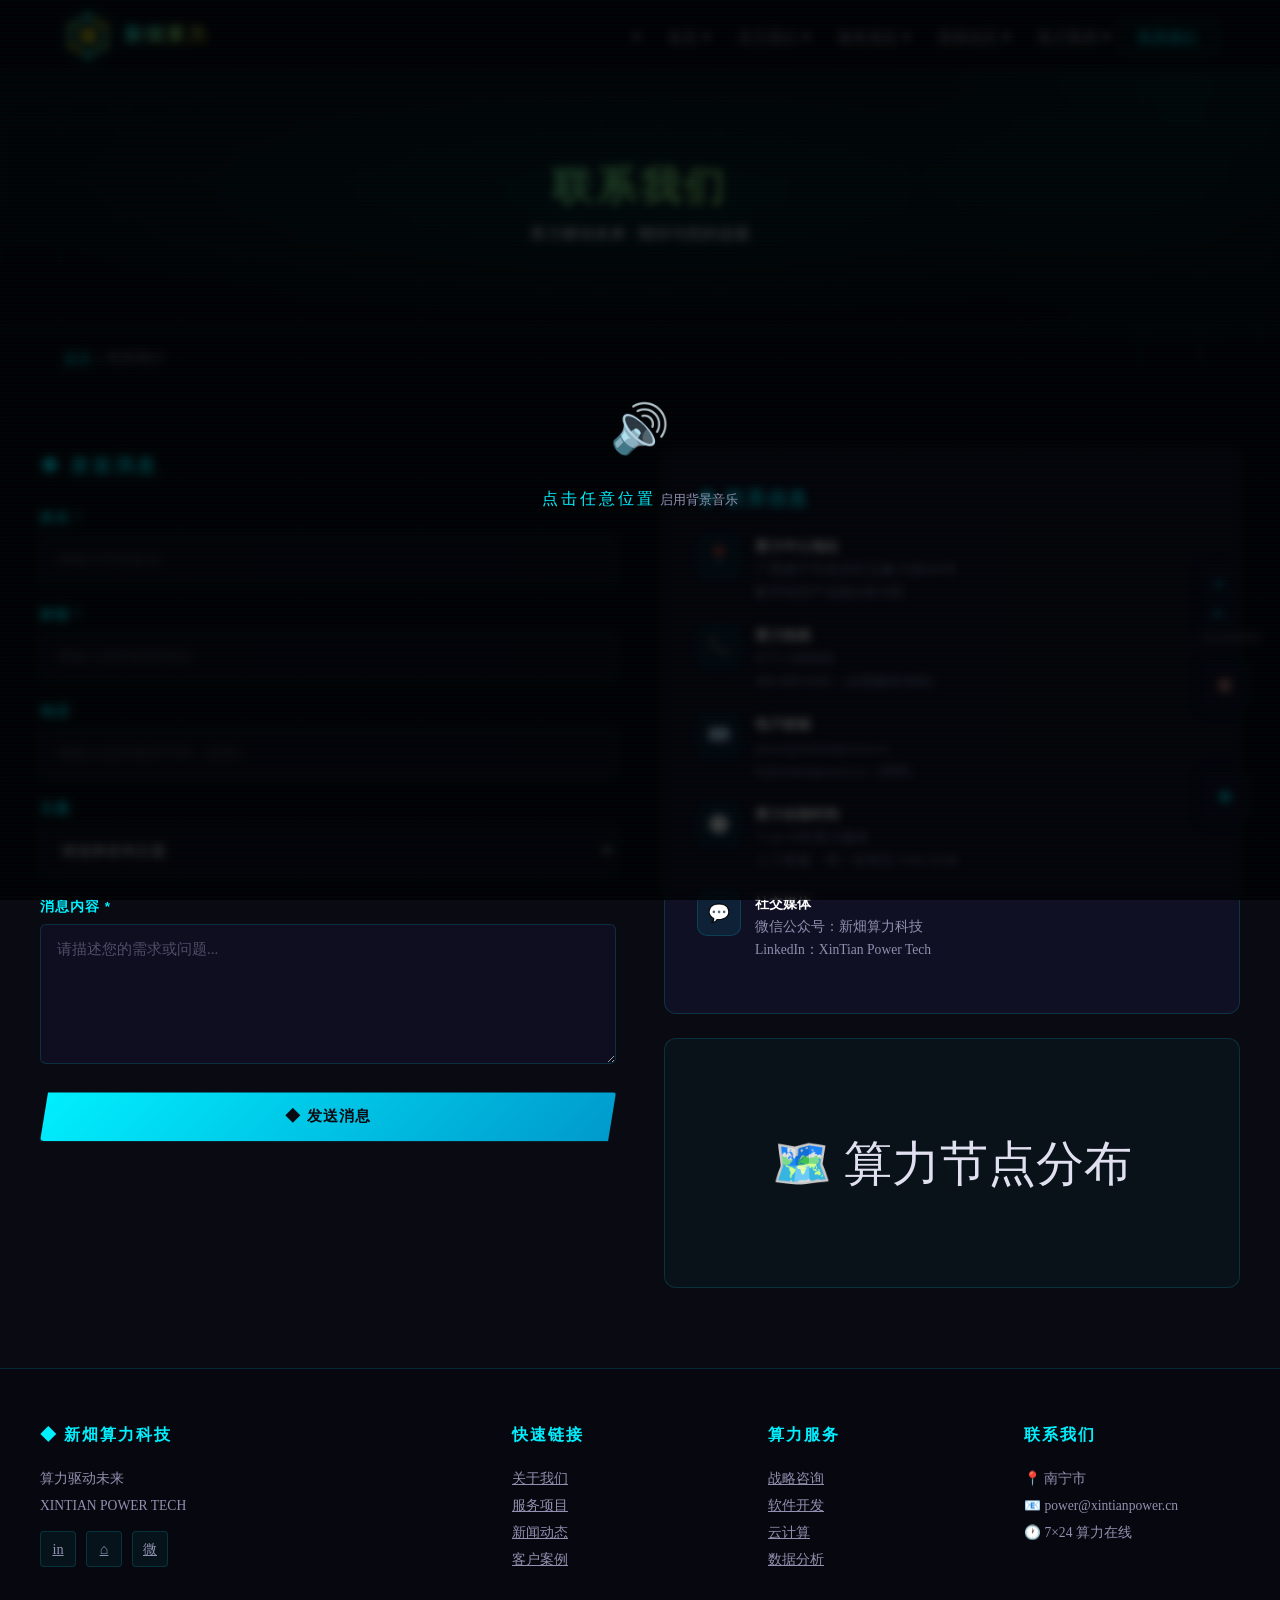
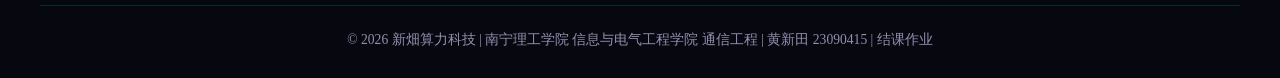
<file: contact.html>
<!DOCTYPE html>
<html lang="zh-CN">
<head>
  <meta charset="UTF-8">
  <meta name="viewport" content="width=device-width, initial-scale=1.0">
  <title>联系我们 — 新畑算力科技</title>
  <link rel="stylesheet" href="css/style.css">
</head>
<body>

<nav class="navbar">
  <div class="nav-container">
    <a href="index.html" class="logo">
      <svg class="logo-svg" viewBox="0 0 48 48" xmlns="http://www.w3.org/2000/svg">
        <defs><linearGradient id="lg-gold" x1="0%" y1="0%" x2="100%" y2="100%"><stop offset="0%" style="stop-color:#00f0ff"/><stop offset="50%" style="stop-color:#ffd700"/><stop offset="100%" style="stop-color:#00f0ff"/></linearGradient><filter id="glow"><feGaussianBlur stdDeviation="1.5" result="blur"/><feMerge><feMergeNode in="blur"/><feMergeNode in="SourceGraphic"/></feMerge></filter></defs>
        <polygon points="24,4 42,14 42,34 24,44 6,34 6,14" fill="none" stroke="url(#lg-gold)" stroke-width="1.5" filter="url(#glow)"/>
        <polygon points="24,9 38,16.5 38,31.5 24,39 10,31.5 10,16.5" fill="none" stroke="rgba(0,240,255,0.3)" stroke-width="0.8"/>
        <line x1="14" y1="14" x2="24" y2="24" stroke="rgba(255,215,0,0.5)" stroke-width="0.8"/><line x1="34" y1="14" x2="24" y2="24" stroke="rgba(255,215,0,0.5)" stroke-width="0.8"/>
        <line x1="14" y1="34" x2="24" y2="24" stroke="rgba(0,240,255,0.5)" stroke-width="0.8"/><line x1="34" y1="34" x2="24" y2="24" stroke="rgba(0,240,255,0.5)" stroke-width="0.8"/>
        <text x="24" y="30" text-anchor="middle" font-size="18" font-family="serif" fill="#ffd700" filter="url(#glow)">畑</text>
        <circle cx="24" cy="4" r="2.5" fill="#00f0ff" filter="url(#glow)"/><circle cx="42" cy="14" r="2" fill="#ffd700"/><circle cx="42" cy="34" r="2" fill="#ffd700"/><circle cx="24" cy="44" r="2.5" fill="#00f0ff" filter="url(#glow)"/><circle cx="6" cy="34" r="2" fill="#ffd700"/><circle cx="6" cy="14" r="2" fill="#ffd700"/>
      </svg>
      <span class="logo-text">新畑算力</span>
    </a>
    <ul class="nav-links">
      <li><a href="index.html">首页</a></li><li><a href="about.html">关于我们</a></li><li><a href="services.html">服务项目</a></li><li><a href="news.html">新闻动态</a></li><li><a href="cases.html">客户案例</a></li><li><a href="contact.html" class="active">联系我们</a></li>
    </ul>
    <button class="hamburger" aria-label="菜单"><span></span><span></span><span></span></button>
  </div>
</nav>

<div class="about-hero"><h1>联系我们</h1><p>算力驱动未来 · 期待与您的连接</p></div>
<div class="breadcrumb"><a href="index.html">首页</a> &raquo; 联系我们</div>

<section class="section">
  <div class="section-container">
    <div class="contact-grid">
      <div class="reveal">
        <h3 style="color: var(--cyan); font-family: var(--font-display); letter-spacing: 3px; margin-bottom: 24px;">◆ 发送消息</h3>
        <form class="contact-form" id="contactForm" novalidate>
          <div class="form-group"><label for="contactName">姓名 *</label><input type="text" id="contactName" placeholder="请输入您的姓名"><span class="error-msg"></span></div>
          <div class="form-group"><label for="contactEmail">邮箱 *</label><input type="email" id="contactEmail" placeholder="请输入您的邮箱地址"><span class="error-msg"></span></div>
          <div class="form-group"><label for="contactPhone">电话</label><input type="tel" id="contactPhone" placeholder="请输入您的电话号码（选填）"><span class="error-msg"></span></div>
          <div class="form-group"><label for="contactSubject">主题</label><select id="contactSubject"><option value="">请选择咨询主题</option><option value="consulting">战略咨询</option><option value="software">软件开发</option><option value="cloud">云计算服务</option><option value="data">数据分析</option><option value="security">网络安全</option><option value="design">UI/UX设计</option><option value="other">其他</option></select></div>
          <div class="form-group"><label for="contactMessage">消息内容 *</label><textarea id="contactMessage" placeholder="请描述您的需求或问题..."></textarea><span class="error-msg"></span></div>
          <button type="submit" class="btn btn-primary" style="width:100%;">◆ 发送消息</button>
        </form>
      </div>
      <div class="reveal">
        <div class="contact-info-card">
          <h3>◆ 联系信息</h3>
          <div class="contact-info-item"><div class="info-icon">📍</div><div><h4>算力中心地址</h4><p>广西南宁市良庆区五象大道666号<br>数字经济产业园A座18层</p></div></div>
          <div class="contact-info-item"><div class="info-icon">📞</div><div><h4>算力热线</h4><p>0771-5888888<br>400-888-6666（全国服务热线）</p></div></div>
          <div class="contact-info-item"><div class="info-icon">📧</div><div><h4>电子邮箱</h4><p>power@xintianpower.cn<br>hr@xintianpower.cn（招聘）</p></div></div>
          <div class="contact-info-item"><div class="info-icon">🕐</div><div><h4>算力在线时间</h4><p>7×24 小时算力服务<br>人工客服：周一至周五 9:00-18:00</p></div></div>
          <div class="contact-info-item"><div class="info-icon">💬</div><div><h4>社交媒体</h4><p>微信公众号：新畑算力科技<br>LinkedIn：XinTian Power Tech</p></div></div>
        </div>
        <div style="margin-top: 24px; height: 250px; border: 1px solid var(--border); border-radius: var(--radius); display: flex; align-items: center; justify-content: center; font-size: 3rem; background: rgba(0,240,255,0.03);">🗺️ 算力节点分布</div>
      </div>
    </div>
  </div>
</section>

<footer class="footer">
  <div class="footer-grid">
    <div><h4>◆ 新畑算力科技</h4><p>算力驱动未来<br>XINTIAN POWER TECH</p><div class="social-links"><a href="#" target="_blank">in</a><a href="#" target="_blank">⌂</a><a href="#">微</a></div></div>
    <div><h4>快速链接</h4><p><a href="about.html">关于我们</a></p><p><a href="services.html">服务项目</a></p><p><a href="news.html">新闻动态</a></p><p><a href="cases.html">客户案例</a></p></div>
    <div><h4>算力服务</h4><p><a href="service-detail.html?service=consulting">战略咨询</a></p><p><a href="service-detail.html?service=software">软件开发</a></p><p><a href="service-detail.html?service=cloud">云计算</a></p><p><a href="service-detail.html?service=data">数据分析</a></p></div>
    <div><h4>联系我们</h4><p>📍 南宁市</p><p>📧 power@xintianpower.cn</p><p>🕐 7×24 算力在线</p></div>
  </div>
  <div class="footer-bottom"><p>© 2026 新畑算力科技 | 南宁理工学院 信息与电气工程学院 通信工程 | 黄新田 23090415 | 结课作业</p></div>
</footer>

<audio id="bgmAudio" loop preload="metadata" style="display:none;"><source src="images/bgm.mp3" type="audio/mpeg"></audio>
<div class="toolbar"><button id="bgmToggle" title="背景音乐" style="font-size:0.9rem;">🔇</button>
  <button id="backToTop">↑</button><button id="chatBtn">◈</button></div>
<div class="chat-popup" id="chatPopup"><div class="chat-header"><span>新畑算力 · 在线客服</span><button id="chatClose" style="background:none;border:none;color:var(--cyan);cursor:pointer;float:right;font-size:1.2rem;">✕</button></div><div class="chat-body"><p>◈ 新畑算力科技，请问有什么可以帮您？</p></div><div class="chat-input"><input type="text" id="chatInput" placeholder="输入..."><button id="chatSend">发送</button></div></div>

<script src="js/main.js"></script>
</body>
</html>
</file>
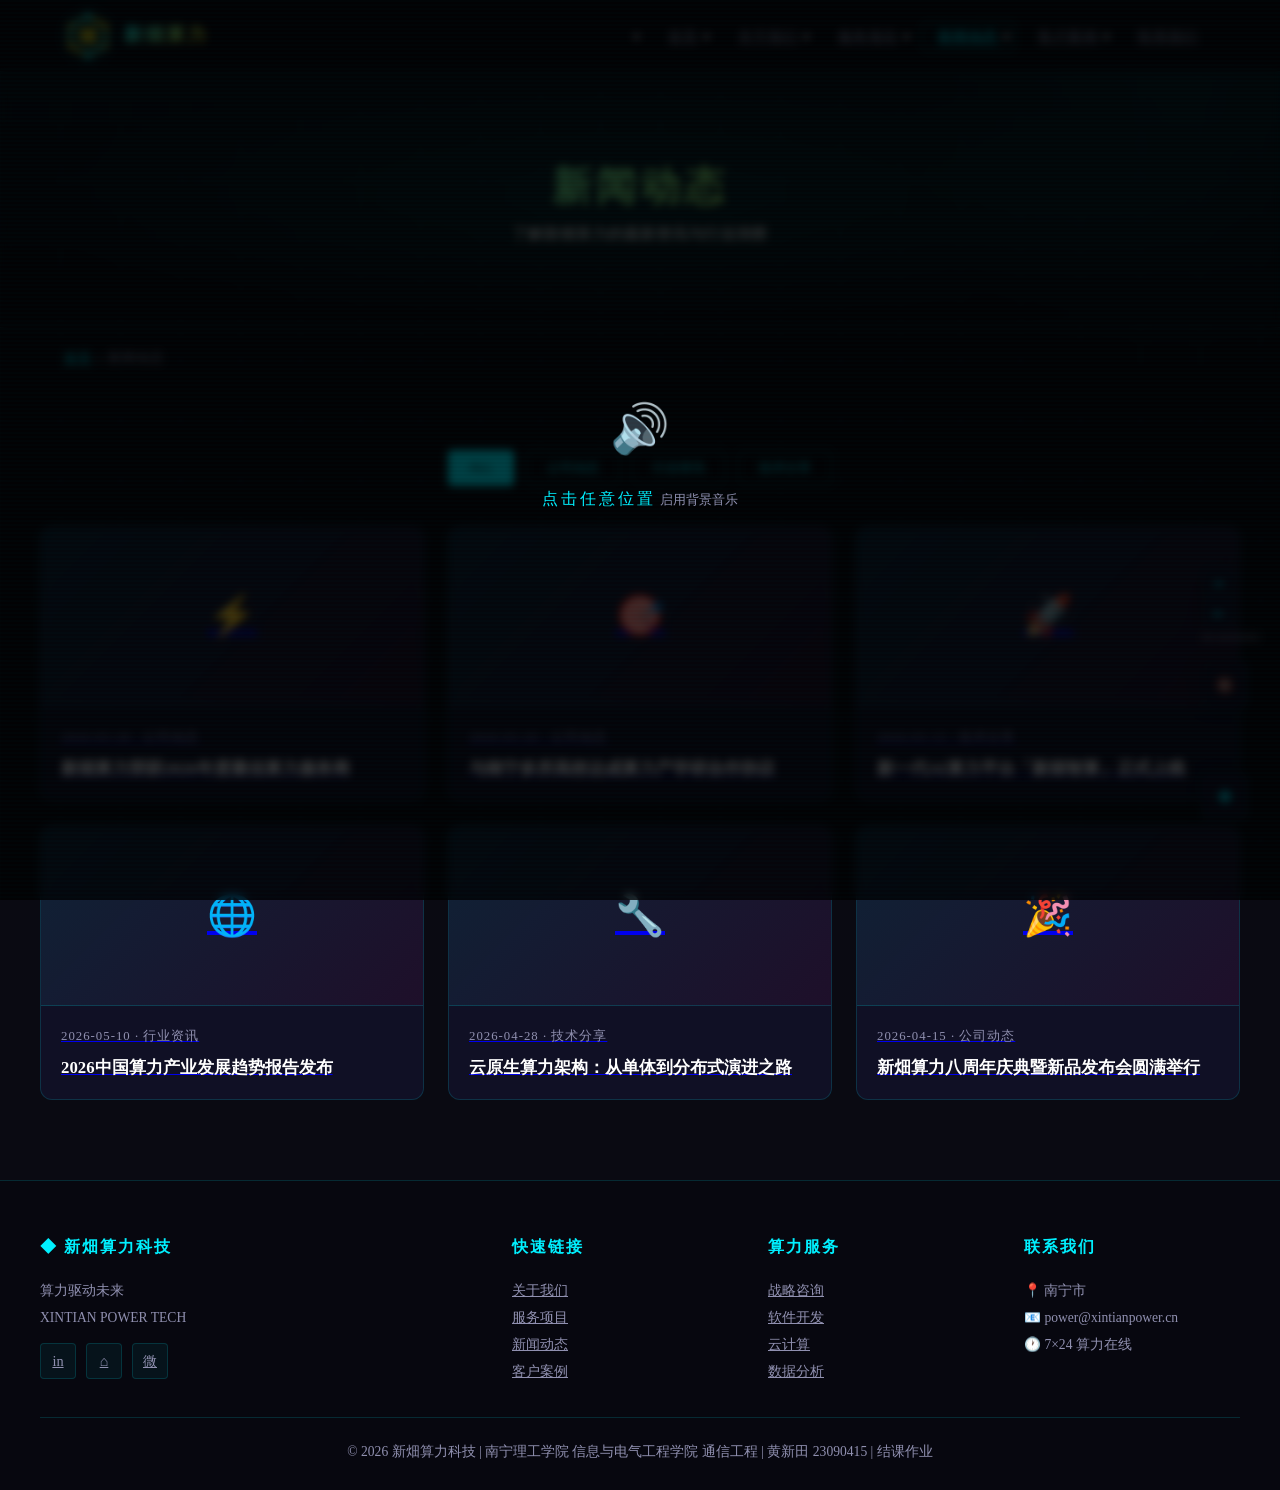
<file: news.html>
<!DOCTYPE html>
<html lang="zh-CN">
<head>
  <meta charset="UTF-8">
  <meta name="viewport" content="width=device-width, initial-scale=1.0">
  <title>新闻动态 — 新畑算力科技</title>
  <link rel="stylesheet" href="css/style.css">
</head>
<body>

<nav class="navbar">
  <div class="nav-container">
    <a href="index.html" class="logo">
      <svg class="logo-svg" viewBox="0 0 48 48" xmlns="http://www.w3.org/2000/svg">
        <defs><linearGradient id="lg-gold" x1="0%" y1="0%" x2="100%" y2="100%"><stop offset="0%" style="stop-color:#00f0ff"/><stop offset="50%" style="stop-color:#ffd700"/><stop offset="100%" style="stop-color:#00f0ff"/></linearGradient><filter id="glow"><feGaussianBlur stdDeviation="1.5" result="blur"/><feMerge><feMergeNode in="blur"/><feMergeNode in="SourceGraphic"/></feMerge></filter></defs>
        <polygon points="24,4 42,14 42,34 24,44 6,34 6,14" fill="none" stroke="url(#lg-gold)" stroke-width="1.5" filter="url(#glow)"/>
        <polygon points="24,9 38,16.5 38,31.5 24,39 10,31.5 10,16.5" fill="none" stroke="rgba(0,240,255,0.3)" stroke-width="0.8"/>
        <line x1="14" y1="14" x2="24" y2="24" stroke="rgba(255,215,0,0.5)" stroke-width="0.8"/><line x1="34" y1="14" x2="24" y2="24" stroke="rgba(255,215,0,0.5)" stroke-width="0.8"/>
        <line x1="14" y1="34" x2="24" y2="24" stroke="rgba(0,240,255,0.5)" stroke-width="0.8"/><line x1="34" y1="34" x2="24" y2="24" stroke="rgba(0,240,255,0.5)" stroke-width="0.8"/>
        <text x="24" y="30" text-anchor="middle" font-size="18" font-family="serif" fill="#ffd700" filter="url(#glow)">畑</text>
        <circle cx="24" cy="4" r="2.5" fill="#00f0ff" filter="url(#glow)"/><circle cx="42" cy="14" r="2" fill="#ffd700"/><circle cx="42" cy="34" r="2" fill="#ffd700"/><circle cx="24" cy="44" r="2.5" fill="#00f0ff" filter="url(#glow)"/><circle cx="6" cy="34" r="2" fill="#ffd700"/><circle cx="6" cy="14" r="2" fill="#ffd700"/>
      </svg>
      <span class="logo-text">新畑算力</span>
    </a>
    <ul class="nav-links">
      <li><a href="index.html">首页</a></li><li><a href="about.html">关于我们</a></li><li><a href="services.html">服务项目</a></li><li><a href="news.html" class="active">新闻动态</a></li><li><a href="cases.html">客户案例</a></li><li><a href="contact.html">联系我们</a></li>
    </ul>
    <button class="hamburger" aria-label="菜单"><span></span><span></span><span></span></button>
  </div>
</nav>

<div class="about-hero"><h1>新闻动态</h1><p>了解新畑算力的最新资讯与行业洞察</p></div>
<div class="breadcrumb"><a href="index.html">首页</a> &raquo; 新闻动态</div>

<section class="section">
  <div class="section-container">
    <div style="display: flex; gap: 12px; justify-content: center; margin-bottom: 40px; flex-wrap: wrap;" class="reveal">
      <button class="btn-sm" style="background:var(--cyan);color:var(--bg);border:1px solid var(--cyan);cursor:pointer;font-family:var(--font-display);padding:8px 20px;border-radius:4px;" onclick="filterNews('all')">ALL</button>
      <button class="btn-sm" style="background:transparent;color:var(--cyan);border:1px solid var(--cyan-dim);cursor:pointer;font-family:var(--font-display);padding:8px 20px;border-radius:4px;" onclick="filterNews('company')">公司动态</button>
      <button class="btn-sm" style="background:transparent;color:var(--cyan);border:1px solid var(--cyan-dim);cursor:pointer;font-family:var(--font-display);padding:8px 20px;border-radius:4px;" onclick="filterNews('industry')">行业资讯</button>
      <button class="btn-sm" style="background:transparent;color:var(--cyan);border:1px solid var(--cyan-dim);cursor:pointer;font-family:var(--font-display);padding:8px 20px;border-radius:4px;" onclick="filterNews('tech')">技术分享</button>
    </div>

    <div class="news-grid" id="newsGrid">
      <a href="news-detail.html?id=1" class="card news-card reveal" data-category="company">
        <div class="news-img">⚡</div><div class="news-body"><div class="news-date">2026-05-28 · 公司动态</div><h3>新畑算力荣获2026年度最佳算力服务商</h3></div>
      </a>
      <a href="news-detail.html?id=2" class="card news-card reveal" data-category="company">
        <div class="news-img">🎯</div><div class="news-body"><div class="news-date">2026-05-20 · 公司动态</div><h3>与南宁多所高校达成算力产学研合作协议</h3></div>
      </a>
      <a href="news-detail.html?id=3" class="card news-card reveal" data-category="tech">
        <div class="news-img">🚀</div><div class="news-body"><div class="news-date">2026-05-15 · 技术分享</div><h3>新一代AI算力平台「新畑智算」正式上线</h3></div>
      </a>
      <a href="news-detail.html?id=4" class="card news-card reveal" data-category="industry">
        <div class="news-img">🌐</div><div class="news-body"><div class="news-date">2026-05-10 · 行业资讯</div><h3>2026中国算力产业发展趋势报告发布</h3></div>
      </a>
      <a href="news-detail.html?id=5" class="card news-card reveal" data-category="tech">
        <div class="news-img">🔧</div><div class="news-body"><div class="news-date">2026-04-28 · 技术分享</div><h3>云原生算力架构：从单体到分布式演进之路</h3></div>
      </a>
      <a href="news-detail.html?id=6" class="card news-card reveal" data-category="company">
        <div class="news-img">🎉</div><div class="news-body"><div class="news-date">2026-04-15 · 公司动态</div><h3>新畑算力八周年庆典暨新品发布会圆满举行</h3></div>
      </a>
    </div>
  </div>
</section>

<footer class="footer">
  <div class="footer-grid">
    <div><h4>◆ 新畑算力科技</h4><p>算力驱动未来<br>XINTIAN POWER TECH</p><div class="social-links"><a href="#" target="_blank">in</a><a href="#" target="_blank">⌂</a><a href="#">微</a></div></div>
    <div><h4>快速链接</h4><p><a href="about.html">关于我们</a></p><p><a href="services.html">服务项目</a></p><p><a href="news.html">新闻动态</a></p><p><a href="cases.html">客户案例</a></p></div>
    <div><h4>算力服务</h4><p><a href="service-detail.html?service=consulting">战略咨询</a></p><p><a href="service-detail.html?service=software">软件开发</a></p><p><a href="service-detail.html?service=cloud">云计算</a></p><p><a href="service-detail.html?service=data">数据分析</a></p></div>
    <div><h4>联系我们</h4><p>📍 南宁市</p><p>📧 power@xintianpower.cn</p><p>🕐 7×24 算力在线</p></div>
  </div>
  <div class="footer-bottom"><p>© 2026 新畑算力科技 | 南宁理工学院 信息与电气工程学院 通信工程 | 黄新田 23090415 | 结课作业</p></div>
</footer>

<audio id="bgmAudio" loop preload="metadata" style="display:none;"><source src="images/bgm.mp3" type="audio/mpeg"></audio>
<div class="toolbar"><button id="bgmToggle" title="背景音乐" style="font-size:0.9rem;">🔇</button>
  <button id="backToTop">↑</button><button id="chatBtn">◈</button></div>
<div class="chat-popup" id="chatPopup"><div class="chat-header"><span>新畑算力 · 在线客服</span><button id="chatClose" style="background:none;border:none;color:var(--cyan);cursor:pointer;float:right;font-size:1.2rem;">✕</button></div><div class="chat-body"><p>◈ 新畑算力科技，请问有什么可以帮您？</p></div><div class="chat-input"><input type="text" id="chatInput" placeholder="输入..."><button id="chatSend">发送</button></div></div>

<script src="js/main.js"></script>
<script>
function filterNews(cat) {
  document.querySelectorAll('#newsGrid .news-card').forEach(c => { c.style.display = (cat==='all'||c.dataset.category===cat) ? '' : 'none'; });
  document.querySelectorAll('.btn-sm').forEach((b,i) => { b.style.background = i===0 && cat==='all' || [...b.parentElement.children].indexOf(b) === [...b.parentElement.children].findIndex(x=>x.textContent.trim().toLowerCase().includes(cat)) ? 'var(--cyan)' : 'transparent'; b.style.color = 'var(--cyan)'; });
}
</script>
</body>
</html>
</file>
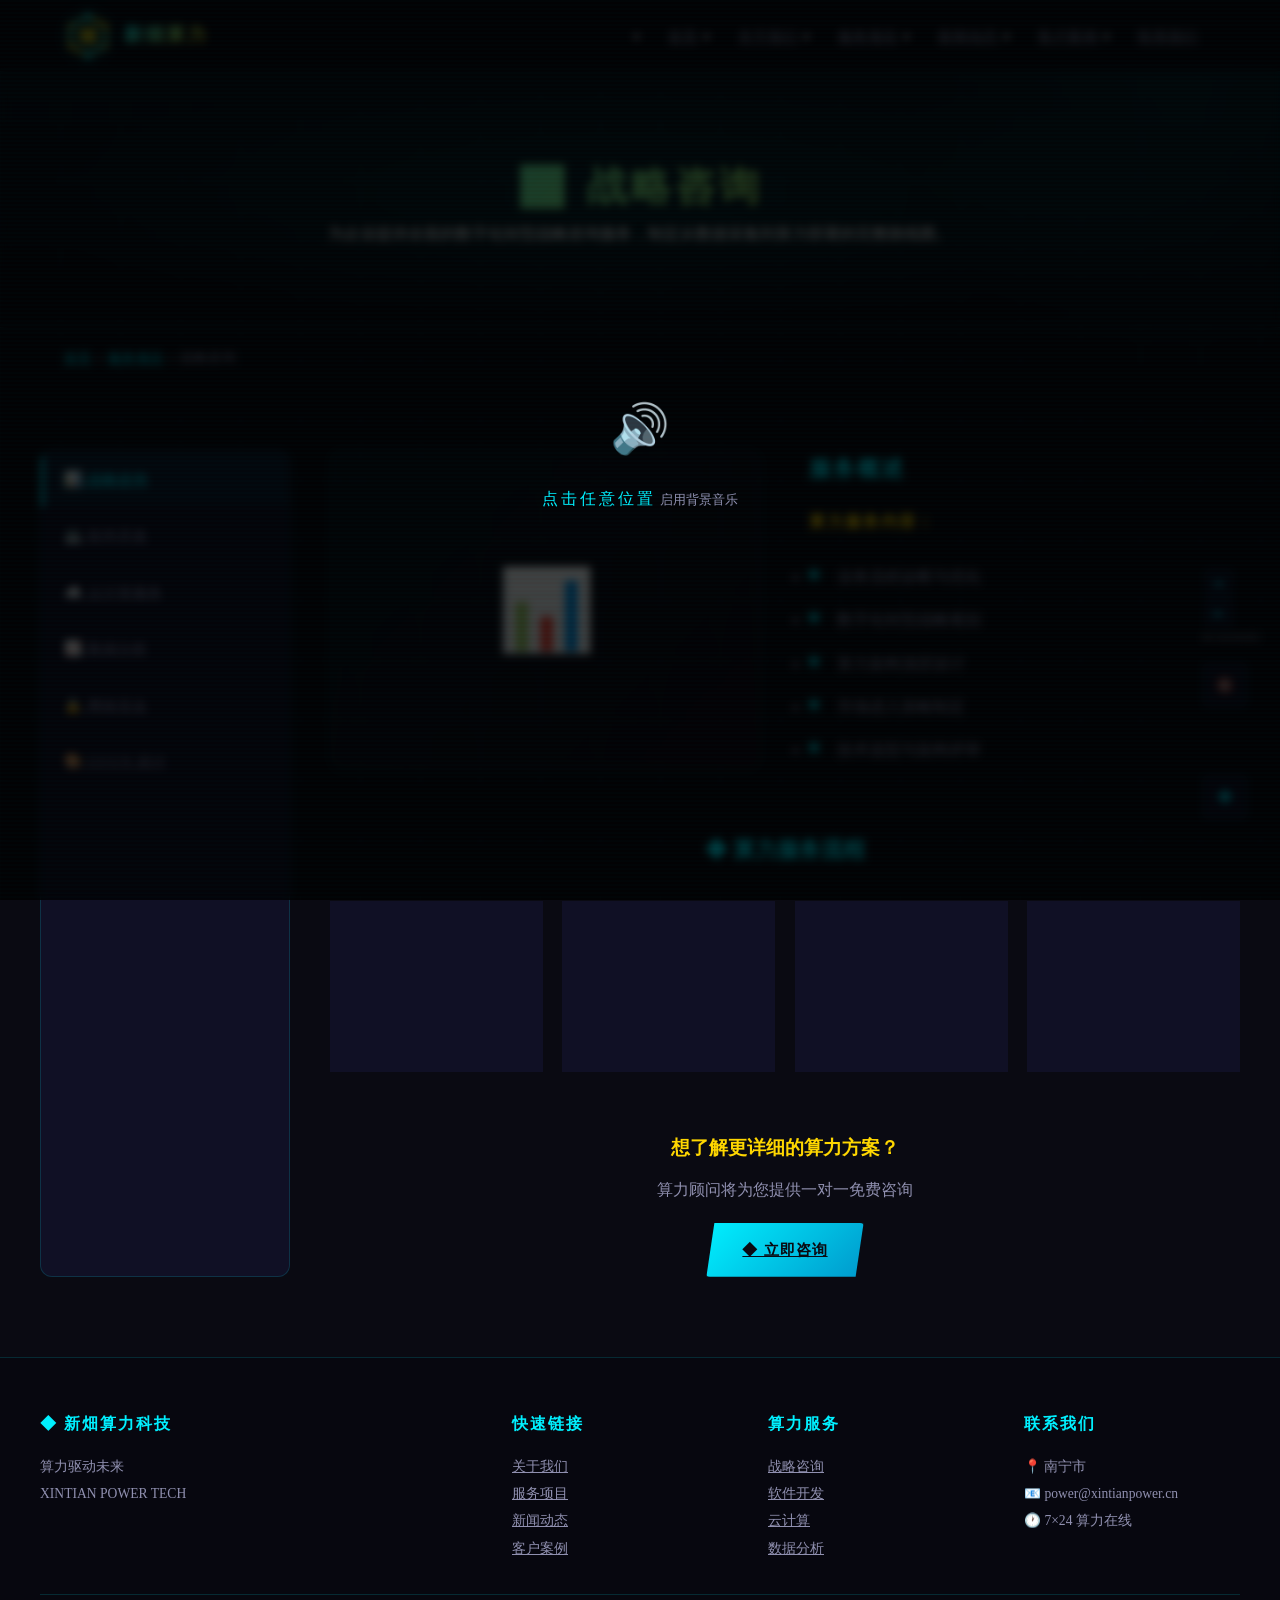
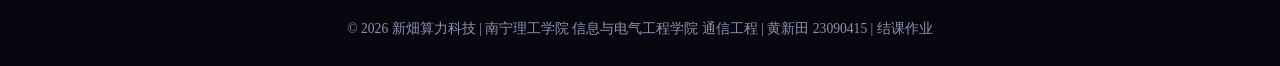
<file: service-detail.html>
<!DOCTYPE html>
<html lang="zh-CN">
<head>
  <meta charset="UTF-8">
  <meta name="viewport" content="width=device-width, initial-scale=1.0">
  <title>服务详情 — 新畑算力科技</title>
  <link rel="stylesheet" href="css/style.css">
  <style>
    .service-sidebar { background: var(--bg-card); border: 1px solid var(--border); border-radius: var(--radius); overflow: hidden; backdrop-filter: blur(10px); }
    .service-sidebar a { display: block; padding: 16px 20px; border-left: 3px solid transparent; font-weight: 500; transition: all var(--transition); color: var(--text-light); font-size: 0.9rem; letter-spacing: 1px; }
    .service-sidebar a:hover, .service-sidebar a.active { background: rgba(0,240,255,0.05); border-left-color: var(--cyan); color: var(--cyan); text-shadow: 0 0 8px var(--cyan-dim); }
    @media (max-width: 768px) { .service-sidebar { margin-bottom: 24px; } }
  </style>
</head>
<body>

<nav class="navbar">
  <div class="nav-container">
    <a href="index.html" class="logo">
      <svg class="logo-svg" viewBox="0 0 48 48" xmlns="http://www.w3.org/2000/svg">
        <defs><linearGradient id="lg-gold" x1="0%" y1="0%" x2="100%" y2="100%"><stop offset="0%" style="stop-color:#00f0ff"/><stop offset="50%" style="stop-color:#ffd700"/><stop offset="100%" style="stop-color:#00f0ff"/></linearGradient><filter id="glow"><feGaussianBlur stdDeviation="1.5" result="blur"/><feMerge><feMergeNode in="blur"/><feMergeNode in="SourceGraphic"/></feMerge></filter></defs>
        <polygon points="24,4 42,14 42,34 24,44 6,34 6,14" fill="none" stroke="url(#lg-gold)" stroke-width="1.5" filter="url(#glow)"/>
        <polygon points="24,9 38,16.5 38,31.5 24,39 10,31.5 10,16.5" fill="none" stroke="rgba(0,240,255,0.3)" stroke-width="0.8"/>
        <line x1="14" y1="14" x2="24" y2="24" stroke="rgba(255,215,0,0.5)" stroke-width="0.8"/><line x1="34" y1="14" x2="24" y2="24" stroke="rgba(255,215,0,0.5)" stroke-width="0.8"/>
        <line x1="14" y1="34" x2="24" y2="24" stroke="rgba(0,240,255,0.5)" stroke-width="0.8"/><line x1="34" y1="34" x2="24" y2="24" stroke="rgba(0,240,255,0.5)" stroke-width="0.8"/>
        <text x="24" y="30" text-anchor="middle" font-size="18" font-family="serif" fill="#ffd700" filter="url(#glow)">畑</text>
        <circle cx="24" cy="4" r="2.5" fill="#00f0ff" filter="url(#glow)"/><circle cx="42" cy="14" r="2" fill="#ffd700"/><circle cx="42" cy="34" r="2" fill="#ffd700"/><circle cx="24" cy="44" r="2.5" fill="#00f0ff" filter="url(#glow)"/><circle cx="6" cy="34" r="2" fill="#ffd700"/><circle cx="6" cy="14" r="2" fill="#ffd700"/>
      </svg>
      <span class="logo-text">新畑算力</span>
    </a>
    <ul class="nav-links">
      <li><a href="index.html">首页</a></li><li><a href="about.html">关于我们</a></li><li><a href="services.html">服务项目</a></li><li><a href="news.html">新闻动态</a></li><li><a href="cases.html">客户案例</a></li><li><a href="contact.html">联系我们</a></li>
    </ul>
    <button class="hamburger" aria-label="菜单"><span></span><span></span><span></span></button>
  </div>
</nav>

<div class="about-hero"><h1><span id="serviceDetailIcon">📊</span> <span id="serviceDetailTitle">战略咨询</span></h1><p id="serviceDetailDesc">深入分析业务模式</p></div>
<div class="breadcrumb"><a href="index.html">首页</a> &raquo; <a href="services.html">服务项目</a> &raquo; <span id="breadcrumbTitle">战略咨询</span></div>

<section class="section">
  <div class="section-container">
    <div style="display: grid; grid-template-columns: 250px 1fr; gap: 40px;">
      <aside class="service-sidebar">
        <a href="service-detail.html?service=consulting" data-service="consulting">📊 战略咨询</a>
        <a href="service-detail.html?service=software" data-service="software">💻 软件开发</a>
        <a href="service-detail.html?service=cloud" data-service="cloud">☁️ 云计算服务</a>
        <a href="service-detail.html?service=data" data-service="data">📈 数据分析</a>
        <a href="service-detail.html?service=security" data-service="security">🔒 网络安全</a>
        <a href="service-detail.html?service=design" data-service="design">🎨 UI/UX 设计</a>
      </aside>
      <div id="serviceDetailContent">
        <div class="service-detail-body reveal">
          <div class="detail-img">📊</div>
          <div>
            <h3 style="color: var(--cyan); font-size: 1.4rem; margin-bottom: 16px; font-family: var(--font-display); letter-spacing:2px;">服务概述</h3>
            <p style="color: var(--text-light); line-height: 1.8; margin-bottom: 20px;" id="detailDesc"></p>
            <h4 style="color: var(--gold); font-family: var(--font-display); letter-spacing:2px; margin-bottom: 12px;">算力服务内容：</h4>
            <ul class="service-features" id="serviceDetailFeatures"></ul>
          </div>
        </div>
        <div class="reveal" style="margin-top: 60px;">
          <h3 style="color: var(--cyan); font-size: 1.4rem; text-align: center; margin-bottom: 32px; font-family: var(--font-display);">◆ 算力服务流程</h3>
          <div style="display: grid; grid-template-columns: repeat(4, 1fr); gap: 20px; text-align: center;">
            <div class="card" style="padding: 28px 16px;"><div style="font-size: 2rem; margin-bottom: 8px;">🔍</div><h4 style="color: var(--cyan);">需求分析</h4><p style="font-size: 0.85rem; color: var(--text-light);">深入了解算力需求</p></div>
            <div class="card" style="padding: 28px 16px;"><div style="font-size: 2rem; margin-bottom: 8px;">📐</div><h4 style="color: var(--cyan);">方案设计</h4><p style="font-size: 0.85rem; color: var(--text-light);">定制算力解决方案</p></div>
            <div class="card" style="padding: 28px 16px;"><div style="font-size: 2rem; margin-bottom: 8px;">⚙️</div><h4 style="color: var(--cyan);">实施交付</h4><p style="font-size: 0.85rem; color: var(--text-light);">算力集群高效部署</p></div>
            <div class="card" style="padding: 28px 16px;"><div style="font-size: 2rem; margin-bottom: 8px;">🔄</div><h4 style="color: var(--cyan);">持续优化</h4><p style="font-size: 0.85rem; color: var(--text-light);">长期算力调优</p></div>
          </div>
        </div>
        <div class="reveal" style="text-align: center; margin-top: 60px;">
          <h3 style="color: var(--gold); margin-bottom: 12px;">想了解更详细的算力方案？</h3>
          <p style="color: var(--text-light); margin-bottom: 20px;">算力顾问将为您提供一对一免费咨询</p>
          <a href="contact.html" class="btn btn-primary">◆ 立即咨询</a>
        </div>
      </div>
    </div>
  </div>
</section>

<footer class="footer">
  <div class="footer-grid">
    <div><h4>◆ 新畑算力科技</h4><p>算力驱动未来<br>XINTIAN POWER TECH</p></div>
    <div><h4>快速链接</h4><p><a href="about.html">关于我们</a></p><p><a href="services.html">服务项目</a></p><p><a href="news.html">新闻动态</a></p><p><a href="cases.html">客户案例</a></p></div>
    <div><h4>算力服务</h4><p><a href="service-detail.html?service=consulting">战略咨询</a></p><p><a href="service-detail.html?service=software">软件开发</a></p><p><a href="service-detail.html?service=cloud">云计算</a></p><p><a href="service-detail.html?service=data">数据分析</a></p></div>
    <div><h4>联系我们</h4><p>📍 南宁市</p><p>📧 power@xintianpower.cn</p><p>🕐 7×24 算力在线</p></div>
  </div>
  <div class="footer-bottom"><p>© 2026 新畑算力科技 | 南宁理工学院 信息与电气工程学院 通信工程 | 黄新田 23090415 | 结课作业</p></div>
</footer>

<audio id="bgmAudio" loop preload="metadata" style="display:none;"><source src="images/bgm.mp3" type="audio/mpeg"></audio>
<div class="toolbar"><button id="bgmToggle" title="背景音乐" style="font-size:0.9rem;">🔇</button>
  <button id="backToTop">↑</button><button id="chatBtn">◈</button></div>
<div class="chat-popup" id="chatPopup"><div class="chat-header"><span>新畑算力 · 在线客服</span><button id="chatClose" style="background:none;border:none;color:var(--cyan);cursor:pointer;float:right;font-size:1.2rem;">✕</button></div><div class="chat-body"><p>◈ 新畑算力科技，请问有什么可以帮您？</p></div><div class="chat-input"><input type="text" id="chatInput" placeholder="输入..."><button id="chatSend">发送</button></div></div>

<script src="js/main.js"></script>
</body>
</html>
</file>
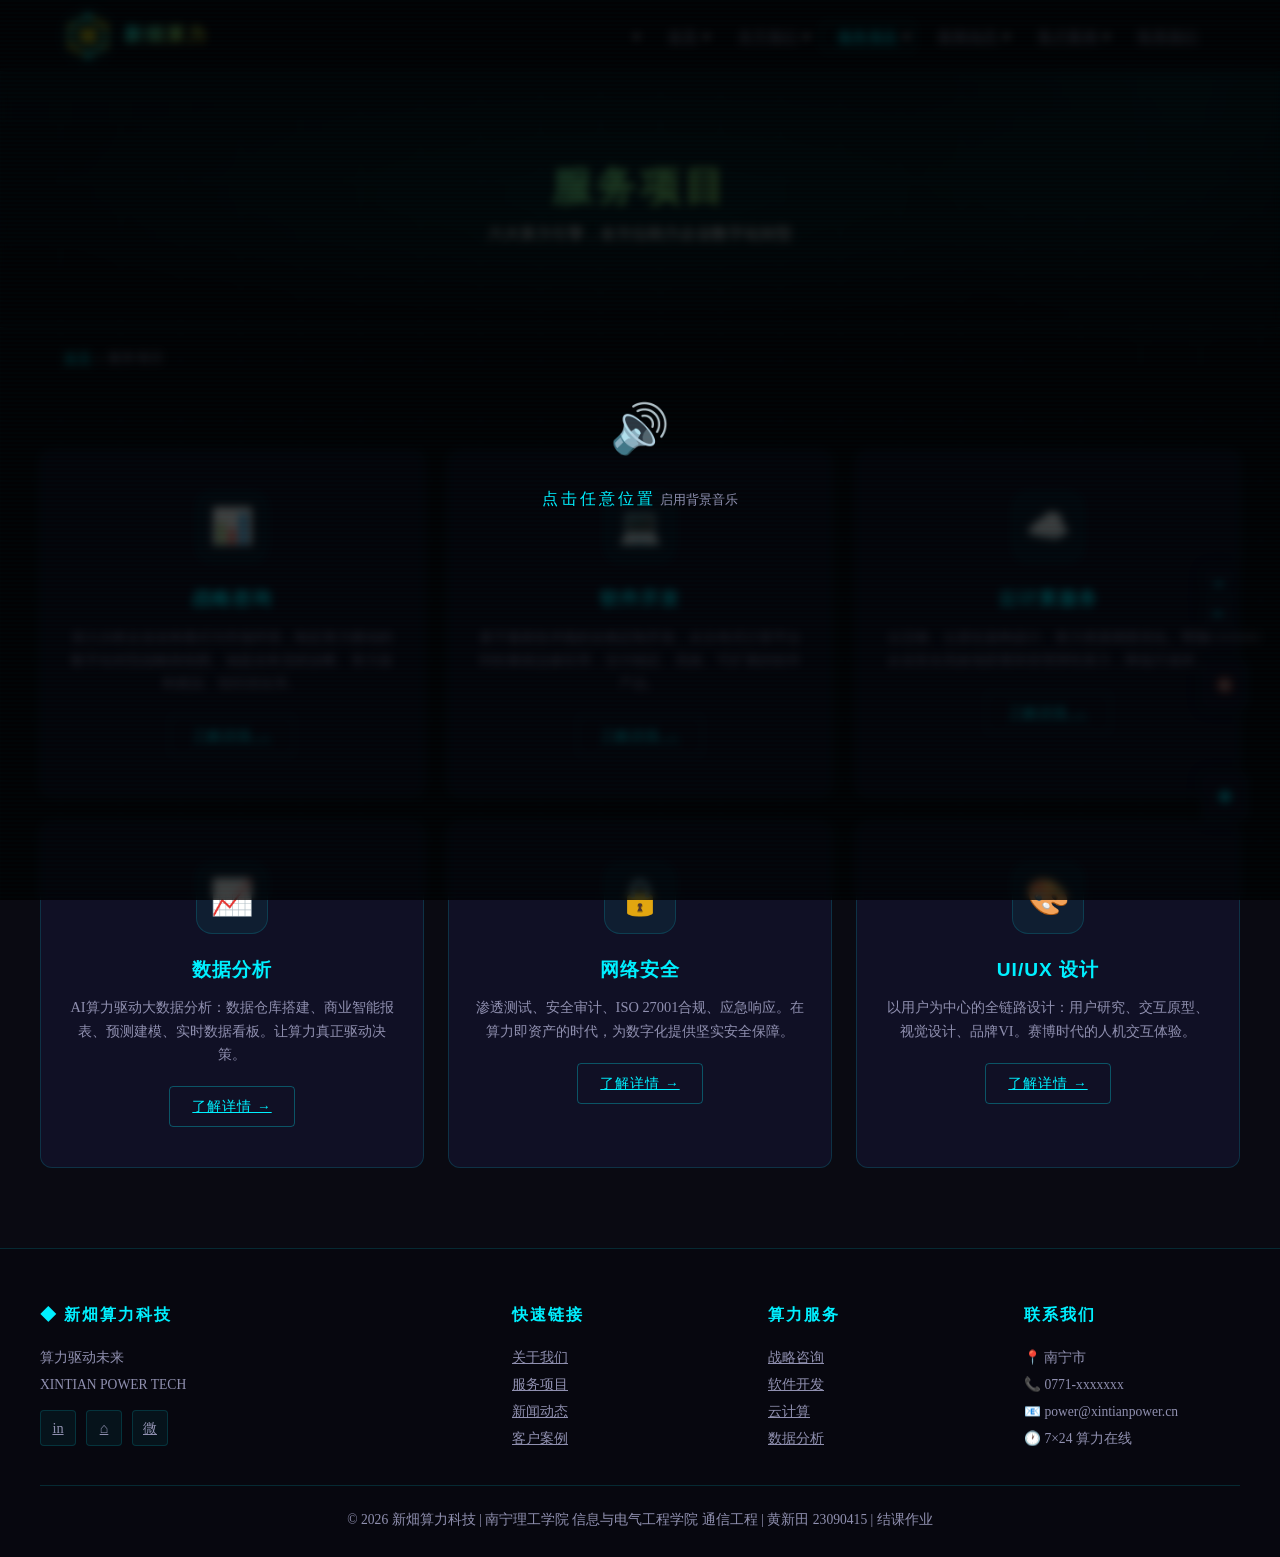
<file: services.html>
<!DOCTYPE html>
<html lang="zh-CN">
<head>
  <meta charset="UTF-8">
  <meta name="viewport" content="width=device-width, initial-scale=1.0">
  <title>服务项目 — 新畑算力科技</title>
  <link rel="stylesheet" href="css/style.css">
</head>
<body>

<nav class="navbar">
  <div class="nav-container">
    <a href="index.html" class="logo">
      <svg class="logo-svg" viewBox="0 0 48 48" xmlns="http://www.w3.org/2000/svg">
        <defs>
          <linearGradient id="lg-gold" x1="0%" y1="0%" x2="100%" y2="100%">
            <stop offset="0%" style="stop-color:#00f0ff"/><stop offset="50%" style="stop-color:#ffd700"/><stop offset="100%" style="stop-color:#00f0ff"/>
          </linearGradient>
          <filter id="glow"><feGaussianBlur stdDeviation="1.5" result="blur"/><feMerge><feMergeNode in="blur"/><feMergeNode in="SourceGraphic"/></feMerge></filter>
        </defs>
        <polygon points="24,4 42,14 42,34 24,44 6,34 6,14" fill="none" stroke="url(#lg-gold)" stroke-width="1.5" filter="url(#glow)"/>
        <polygon points="24,9 38,16.5 38,31.5 24,39 10,31.5 10,16.5" fill="none" stroke="rgba(0,240,255,0.3)" stroke-width="0.8"/>
        <line x1="14" y1="14" x2="24" y2="24" stroke="rgba(255,215,0,0.5)" stroke-width="0.8"/><line x1="34" y1="14" x2="24" y2="24" stroke="rgba(255,215,0,0.5)" stroke-width="0.8"/>
        <line x1="14" y1="34" x2="24" y2="24" stroke="rgba(0,240,255,0.5)" stroke-width="0.8"/><line x1="34" y1="34" x2="24" y2="24" stroke="rgba(0,240,255,0.5)" stroke-width="0.8"/>
        <text x="24" y="30" text-anchor="middle" font-size="18" font-family="serif" fill="#ffd700" filter="url(#glow)">畑</text>
        <circle cx="24" cy="4" r="2.5" fill="#00f0ff" filter="url(#glow)"/><circle cx="42" cy="14" r="2" fill="#ffd700"/><circle cx="42" cy="34" r="2" fill="#ffd700"/><circle cx="24" cy="44" r="2.5" fill="#00f0ff" filter="url(#glow)"/><circle cx="6" cy="34" r="2" fill="#ffd700"/><circle cx="6" cy="14" r="2" fill="#ffd700"/>
      </svg>
      <span class="logo-text">新畑算力</span>
    </a>
    <ul class="nav-links">
      <li><a href="index.html">首页</a></li><li><a href="about.html">关于我们</a></li><li><a href="services.html" class="active">服务项目</a></li><li><a href="news.html">新闻动态</a></li><li><a href="cases.html">客户案例</a></li><li><a href="contact.html">联系我们</a></li>
    </ul>
    <button class="hamburger" aria-label="菜单"><span></span><span></span><span></span></button>
  </div>
</nav>

<div class="about-hero"><h1>服务项目</h1><p>六大算力引擎，全方位助力企业数字化转型</p></div>
<div class="breadcrumb"><a href="index.html">首页</a> &raquo; 服务项目</div>

<section class="section">
  <div class="section-container">
    <div class="services-grid">
      <div class="card service-card reveal"><div class="icon">📊</div><h3>战略咨询</h3><p>深入分析企业业务模式与市场环境，制定算力驱动的数字化转型战略路线图。涵盖业务流程诊断、算力架构规划、组织优化等。</p><a href="service-detail.html?service=consulting" class="btn-sm">了解详情 →</a></div>
      <div class="card service-card reveal"><div class="icon">💻</div><h3>软件开发</h3><p>基于最新技术栈的全栈定制开发。从分布式计算平台到轻量级边缘应用，交付稳定、高效、可扩展的软件产品。</p><a href="service-detail.html?service=software" class="btn-sm">了解详情 →</a></div>
      <div class="card service-card reveal"><div class="icon">☁️</div><h3>云计算服务</h3><p>云迁移、云原生架构设计、算力资源调度优化。帮助企业安全高效地部署和管理弹性算力，降低IT成本。</p><a href="service-detail.html?service=cloud" class="btn-sm">了解详情 →</a></div>
      <div class="card service-card reveal"><div class="icon">📈</div><h3>数据分析</h3><p>AI算力驱动大数据分析：数据仓库搭建、商业智能报表、预测建模、实时数据看板。让算力真正驱动决策。</p><a href="service-detail.html?service=data" class="btn-sm">了解详情 →</a></div>
      <div class="card service-card reveal"><div class="icon">🔒</div><h3>网络安全</h3><p>渗透测试、安全审计、ISO 27001合规、应急响应。在算力即资产的时代，为数字化提供坚实安全保障。</p><a href="service-detail.html?service=security" class="btn-sm">了解详情 →</a></div>
      <div class="card service-card reveal"><div class="icon">🎨</div><h3>UI/UX 设计</h3><p>以用户为中心的全链路设计：用户研究、交互原型、视觉设计、品牌VI。赛博时代的人机交互体验。</p><a href="service-detail.html?service=design" class="btn-sm">了解详情 →</a></div>
    </div>
  </div>
</section>

<footer class="footer">
  <div class="footer-grid">
    <div><h4>◆ 新畑算力科技</h4><p>算力驱动未来<br>XINTIAN POWER TECH</p><div class="social-links"><a href="#" target="_blank">in</a><a href="#" target="_blank">⌂</a><a href="#">微</a></div></div>
    <div><h4>快速链接</h4><p><a href="about.html">关于我们</a></p><p><a href="services.html">服务项目</a></p><p><a href="news.html">新闻动态</a></p><p><a href="cases.html">客户案例</a></p></div>
    <div><h4>算力服务</h4><p><a href="service-detail.html?service=consulting">战略咨询</a></p><p><a href="service-detail.html?service=software">软件开发</a></p><p><a href="service-detail.html?service=cloud">云计算</a></p><p><a href="service-detail.html?service=data">数据分析</a></p></div>
    <div><h4>联系我们</h4><p>📍 南宁市</p><p>📞 0771-xxxxxxx</p><p>📧 power@xintianpower.cn</p><p>🕐 7×24 算力在线</p></div>
  </div>
  <div class="footer-bottom"><p>© 2026 新畑算力科技 | 南宁理工学院 信息与电气工程学院 通信工程 | 黄新田 23090415 | 结课作业</p></div>
</footer>

<audio id="bgmAudio" loop preload="metadata" style="display:none;"><source src="images/bgm.mp3" type="audio/mpeg"></audio>
<div class="toolbar"><button id="bgmToggle" title="背景音乐" style="font-size:0.9rem;">🔇</button>
  <button id="backToTop" title="回到顶部">↑</button><button id="chatBtn" title="在线客服">◈</button></div>
<div class="chat-popup" id="chatPopup"><div class="chat-header"><span>新畑算力 · 在线客服</span><button id="chatClose" style="background:none;border:none;color:var(--cyan);cursor:pointer;float:right;font-size:1.2rem;">✕</button></div><div class="chat-body"><p>◈ 新畑算力科技，请问有什么可以帮您？</p></div><div class="chat-input"><input type="text" id="chatInput" placeholder="输入..."><button id="chatSend">发送</button></div></div>

<script src="js/main.js"></script>
</body>
</html>
</file>
<file: css/style.css>
/* ============================================
   新畑算力科技 — 赛博国风主题
   赛博朋克 × 中国风 融合设计
   ============================================ */

/* Google Fonts 已移除，国内访问更快 — 改用系统字体替代 Orbitron */

/* --- CSS 变量 --- */
:root {
  --bg: #0a0a12;
  --bg-card: rgba(18,18,42,0.85);
  --bg-card-solid: #12122a;
  --cyan: #00f0ff;
  --cyan-dim: rgba(0,240,255,0.3);
  --magenta: #ff006e;
  --magenta-dim: rgba(255,0,110,0.3);
  --gold: #ffd700;
  --gold-dim: rgba(255,215,0,0.35);
  --red: #ff2d2d;
  --jade: #00e5a0;
  --text: #e0e0f0;
  --text-light: #9090b0;
  --text-white: #ffffff;
  --border: rgba(0,240,255,0.15);
  --glow-cyan: 0 0 20px rgba(0,240,255,0.4), 0 0 60px rgba(0,240,255,0.1);
  --glow-magenta: 0 0 20px rgba(255,0,110,0.4), 0 0 60px rgba(255,0,110,0.1);
  --glow-gold: 0 0 25px rgba(255,215,0,0.35), 0 0 60px rgba(255,215,0,0.08);
  --radius: 12px;
  --transition: 0.35s cubic-bezier(0.4, 0, 0.2, 1);
  --max-width: 1200px;
  --nav-height: 72px;
  --font-display: 'Orbitron', 'Segoe UI', sans-serif;
  --font-body: 'Segoe UI', 'PingFang SC', 'Microsoft YaHei', 'Noto Serif SC', serif;
}

/* --- Reset & Base --- */
*, *::before, *::after { margin: 0; padding: 0; box-sizing: border-box; }

html {
  scroll-behavior: smooth;
  font-size: 16px;
}

body {
  font-family: var(--font-body);
  color: var(--text);
  background: var(--bg);
  line-height: 1.7;
  overflow-x: hidden;
  padding-top: var(--nav-height);
  position: relative;
}

/* 背景网格 + 粒子效果 */
body::before {
  content: '';
  position: fixed;
  inset: 0;
  background:
    linear-gradient(rgba(0,240,255,0.03) 1px, transparent 1px),
    linear-gradient(90deg, rgba(0,240,255,0.03) 1px, transparent 1px);
  background-size: 60px 60px;
  pointer-events: none;
  z-index: -2;
}

/* 背景光晕 */
body::after {
  content: '';
  position: fixed;
  top: -200px; right: -200px;
  width: 600px; height: 600px;
  background: radial-gradient(circle, rgba(0,240,255,0.06) 0%, transparent 70%);
  pointer-events: none;
  z-index: -1;
  animation: bgPulse 8s ease-in-out infinite;
}

@keyframes bgPulse {
  0%, 100% { opacity: 0.6; transform: scale(1); }
  50% { opacity: 1; transform: scale(1.3); }
}

/* --- 页面转场 --- */
.page-transition {
  position: fixed;
  inset: 0;
  z-index: 10000;
  pointer-events: none;
  background: var(--bg);
  opacity: 0;
  display: none;
}

/* --- 音乐启动遮罩 --- */
.audio-overlay {
  position: fixed;
  inset: 0;
  z-index: 9998;
  background: rgba(0,0,0,0.75);
  display: flex;
  align-items: center;
  justify-content: center;
  cursor: pointer;
  backdrop-filter: blur(4px);
  transition: opacity 0.5s ease;
}
.audio-overlay.fading {
  opacity: 0;
  pointer-events: none;
}
.audio-overlay.hidden {
  display: none;
}
.audio-overlay .hint-box {
  text-align: center;
  animation: hintPulse 2s ease-in-out infinite;
}
.audio-overlay .hint-icon {
  font-size: 3rem;
  display: block;
  margin-bottom: 16px;
}
.audio-overlay .hint-text {
  font-family: var(--font-display);
  color: var(--cyan);
  letter-spacing: 3px;
  font-size: 1rem;
}
.audio-overlay .hint-sub {
  color: var(--text-light);
  font-size: 0.8rem;
  margin-top: 8px;
}
@keyframes hintPulse {
  0%, 100% { opacity: 0.6; transform: scale(1); }
  50% { opacity: 1; transform: scale(1.05); }
}

/* 页面进入动画 */
.page-enter {
  animation: pageEnter 0.6s cubic-bezier(0.22, 1, 0.36, 1);
}
@keyframes pageEnter {
  from { opacity: 0; filter: blur(8px); transform: translateY(20px); }
  to   { opacity: 1; filter: blur(0); transform: translateY(0); }
}

/* --- 霓虹扫描线 --- */
.scanline {
  position: fixed;
  inset: 0;
  pointer-events: none;
  z-index: 9999;
  background: repeating-linear-gradient(
    0deg,
    transparent,
    transparent 2px,
    rgba(0,240,255,0.015) 2px,
    rgba(0,240,255,0.015) 4px
  );
}

/* --- 导航栏 --- */
.navbar {
  position: fixed;
  top: 0; left: 0; right: 0;
  height: var(--nav-height);
  background: rgba(10,10,18,0.92);
  backdrop-filter: blur(20px);
  border-bottom: 1px solid var(--border);
  z-index: 1000;
  transition: all var(--transition);
}
.navbar.scrolled {
  border-bottom-color: var(--cyan-dim);
  box-shadow: 0 4px 30px rgba(0,240,255,0.08);
}

.nav-container {
  max-width: var(--max-width);
  margin: 0 auto;
  height: 100%;
  display: flex;
  align-items: center;
  justify-content: space-between;
  padding: 0 24px;
}

/* --- Logo --- */
.logo {
  display: flex;
  align-items: center;
  gap: 12px;
  color: var(--text-white);
  text-decoration: none;
}
.logo-svg {
  width: 48px; height: 48px;
  filter: drop-shadow(0 0 8px rgba(0,240,255,0.5));
  transition: filter var(--transition);
}
.logo:hover .logo-svg { filter: drop-shadow(0 0 16px rgba(0,240,255,0.8)); }
.logo-text {
  font-family: var(--font-display);
  font-size: 1.2rem;
  font-weight: 700;
  letter-spacing: 2px;
  background: linear-gradient(135deg, var(--cyan), var(--gold));
  -webkit-background-clip: text;
  -webkit-text-fill-color: transparent;
  background-clip: text;
}

.nav-links { display: flex; gap: 4px; align-items: center; }
.nav-links a {
  padding: 8px 18px;
  border-radius: 6px;
  font-weight: 500;
  font-size: 0.95rem;
  color: var(--text-light);
  position: relative;
  transition: all var(--transition);
  text-transform: uppercase;
  letter-spacing: 1px;
  font-size: 0.85rem;
}
.nav-links a::before {
  content: '';
  position: absolute;
  inset: 0;
  border: 1px solid transparent;
  border-radius: 6px;
  transition: all var(--transition);
}
.nav-links a:hover,
.nav-links a.active {
  color: var(--cyan);
  text-shadow: 0 0 10px var(--cyan-dim);
}
.nav-links a:hover::before,
.nav-links a.active::before {
  border-color: var(--cyan-dim);
  box-shadow: inset 0 0 20px rgba(0,240,255,0.05);
}

/* 汉堡菜单 */
.hamburger {
  display: none;
  flex-direction: column;
  gap: 5px;
  cursor: pointer;
  background: none;
  border: none;
  padding: 8px;
  z-index: 1001;
}
.hamburger span {
  display: block;
  width: 26px; height: 2px;
  background: var(--cyan);
  border-radius: 3px;
  transition: var(--transition);
  box-shadow: 0 0 6px var(--cyan-dim);
}
.hamburger.active span:nth-child(1) { transform: rotate(45deg) translate(5px, 5px); }
.hamburger.active span:nth-child(2) { opacity: 0; }
.hamburger.active span:nth-child(3) { transform: rotate(-45deg) translate(5px, -5px); }

/* ============================================
   Hero — 赛博国风
   ============================================ */
.hero {
  position: relative;
  height: 90vh;
  min-height: 560px;
  display: flex;
  align-items: center;
  justify-content: center;
  text-align: center;
  color: var(--text-white);
  overflow: hidden;
}

.hero-slide {
  position: absolute;
  inset: 0;
  opacity: 0;
  transition: opacity 1.2s ease;
  display: flex;
  align-items: center;
  justify-content: center;
}
.hero-slide.active { opacity: 1; z-index: 1; }

.hero-slide:nth-child(1) {
  background:
    radial-gradient(ellipse at 30% 50%, rgba(0,240,255,0.12) 0%, transparent 60%),
    radial-gradient(ellipse at 70% 50%, rgba(255,0,110,0.08) 0%, transparent 60%),
    radial-gradient(ellipse at 50% 80%, rgba(255,215,0,0.06) 0%, transparent 50%),
    #0a0a12;
}
.hero-slide:nth-child(2) {
  background:
    radial-gradient(ellipse at 70% 30%, rgba(255,0,110,0.12) 0%, transparent 60%),
    radial-gradient(ellipse at 30% 70%, rgba(0,240,255,0.08) 0%, transparent 60%),
    radial-gradient(ellipse at 50% 50%, rgba(0,229,160,0.06) 0%, transparent 50%),
    #0a0a12;
}
.hero-slide:nth-child(3) {
  background:
    radial-gradient(ellipse at 50% 30%, rgba(255,215,0,0.1) 0%, transparent 60%),
    radial-gradient(ellipse at 30% 60%, rgba(0,240,255,0.08) 0%, transparent 60%),
    radial-gradient(ellipse at 70% 50%, rgba(255,0,110,0.06) 0%, transparent 50%),
    #0a0a12;
}

/* 国风装饰线 */
.hero-slide::before {
  content: '';
  position: absolute;
  bottom: 0; left: 0; right: 0;
  height: 1px;
  background: linear-gradient(90deg, transparent, var(--gold-dim), var(--cyan-dim), var(--gold-dim), transparent);
}

.hero-content {
  position: relative;
  z-index: 2;
  max-width: 750px;
  padding: 0 24px;
}
.hero-content .chinese-seal {
  font-family: serif;
  font-size: 1rem;
  color: var(--gold);
  letter-spacing: 6px;
  margin-bottom: 20px;
  text-shadow: 0 0 15px var(--gold-dim);
  opacity: 0;
  animation: fadeInUp 0.8s ease 0.2s forwards;
}
.hero-content h1 {
  font-family: var(--font-display);
  font-size: 3.2rem;
  font-weight: 900;
  margin-bottom: 20px;
  line-height: 1.2;
  letter-spacing: 3px;
  background: linear-gradient(135deg, var(--cyan), var(--text-white), var(--gold));
  -webkit-background-clip: text;
  -webkit-text-fill-color: transparent;
  background-clip: text;
  animation: titleGlow 3s ease-in-out infinite;
}
@keyframes titleGlow {
  0%, 100% { filter: brightness(1); }
  50% { filter: brightness(1.3); }
}
.hero-content p {
  font-size: 1.15rem;
  color: var(--text-light);
  margin-bottom: 36px;
  letter-spacing: 1px;
}

.btn {
  display: inline-block;
  padding: 14px 36px;
  border-radius: 4px;
  font-weight: 600;
  font-size: 0.95rem;
  cursor: pointer;
  border: none;
  transition: all var(--transition);
  text-align: center;
  letter-spacing: 1px;
  font-family: var(--font-display);
  text-transform: uppercase;
  clip-path: polygon(8px 0, 100% 0, calc(100% - 8px) 100%, 0 100%);
  position: relative;
}
.btn-primary {
  background: linear-gradient(135deg, var(--cyan), #0099cc);
  color: var(--bg);
  box-shadow: var(--glow-cyan);
}
.btn-primary:hover {
  transform: translateY(-3px);
  box-shadow: 0 0 40px rgba(0,240,255,0.6), 0 0 80px rgba(0,240,255,0.2);
}
.btn-outline {
  background: transparent;
  color: var(--cyan);
  border: 1px solid var(--cyan-dim);
  box-shadow: inset 0 0 20px rgba(0,240,255,0.05);
}
.btn-outline:hover {
  background: rgba(0,240,255,0.08);
  border-color: var(--cyan);
  box-shadow: var(--glow-cyan);
}

/* Hero 指示器 */
.hero-dots {
  position: absolute;
  bottom: 40px; left: 50%;
  transform: translateX(-50%);
  display: flex;
  gap: 14px;
  z-index: 3;
}
.hero-dots button {
  width: 10px; height: 10px;
  border-radius: 2px;
  background: rgba(255,255,255,0.2);
  border: 1px solid rgba(255,255,255,0.1);
  cursor: pointer;
  transition: all var(--transition);
  transform: rotate(45deg);
}
.hero-dots button.active {
  background: var(--cyan);
  border-color: var(--cyan);
  box-shadow: 0 0 12px var(--cyan);
  transform: rotate(45deg) scale(1.4);
}

/* ============================================
   通用区块
   ============================================ */
.section {
  padding: 80px 24px;
  position: relative;
}
.section-container {
  max-width: var(--max-width);
  margin: 0 auto;
  position: relative;
  z-index: 1;
}

.section-title {
  text-align: center;
  margin-bottom: 60px;
}
.section-title .cn-label {
  font-family: serif;
  color: var(--gold);
  letter-spacing: 8px;
  font-size: 0.85rem;
  text-shadow: 0 0 10px var(--gold-dim);
  margin-bottom: 8px;
}
.section-title h2 {
  font-family: var(--font-display);
  font-size: 2rem;
  font-weight: 700;
  letter-spacing: 3px;
  background: linear-gradient(135deg, var(--cyan), var(--text-white));
  -webkit-background-clip: text;
  -webkit-text-fill-color: transparent;
  background-clip: text;
  margin-bottom: 12px;
}
.section-title p {
  color: var(--text-light);
  font-size: 1rem;
}
.section-title .divider {
  width: 80px; height: 2px;
  background: linear-gradient(90deg, transparent, var(--cyan), var(--gold), var(--cyan), transparent);
  margin: 16px auto 0;
}

/* ============================================
   卡片 — 赛博边框
   ============================================ */
.card {
  background: var(--bg-card);
  border: 1px solid var(--border);
  border-radius: var(--radius);
  backdrop-filter: blur(10px);
  transition: all var(--transition);
  overflow: hidden;
  position: relative;
}
.card::before {
  content: '';
  position: absolute;
  inset: 0;
  border-radius: inherit;
  padding: 1px;
  background: linear-gradient(135deg, transparent 30%, var(--cyan-dim), transparent 70%);
  -webkit-mask: linear-gradient(#fff 0 0) content-box, linear-gradient(#fff 0 0);
  -webkit-mask-composite: xor;
  mask-composite: exclude;
  opacity: 0;
  transition: opacity var(--transition);
}
.card:hover {
  transform: translateY(-8px);
  border-color: var(--cyan-dim);
  box-shadow: 0 0 30px rgba(0,240,255,0.1), 0 8px 32px rgba(0,0,0,0.4);
}
.card:hover::before { opacity: 1; }

/* --- 服务卡片 --- */
.services-grid {
  display: grid;
  grid-template-columns: repeat(3, 1fr);
  gap: 24px;
}
.service-card {
  padding: 40px 24px;
  text-align: center;
}
.service-card .icon {
  width: 72px; height: 72px;
  margin: 0 auto 20px;
  border-radius: 16px;
  display: flex;
  align-items: center;
  justify-content: center;
  font-size: 2.2rem;
  background: rgba(0,240,255,0.06);
  border: 1px solid var(--border);
  position: relative;
  transition: all var(--transition);
}
.service-card .icon::after {
  content: '';
  position: absolute;
  inset: -3px;
  border-radius: 18px;
  border: 1px solid transparent;
  transition: all var(--transition);
}
.service-card:hover .icon {
  background: rgba(0,240,255,0.12);
  box-shadow: 0 0 25px rgba(0,240,255,0.2);
}
.service-card:hover .icon::after {
  border-color: var(--cyan-dim);
  animation: iconRotate 2s linear infinite;
}
@keyframes iconRotate {
  from { transform: rotate(0deg); }
  to { transform: rotate(360deg); }
}
.service-card h3 {
  font-size: 1.2rem;
  margin-bottom: 10px;
  color: var(--cyan);
  font-family: var(--font-display);
  letter-spacing: 1px;
}
.service-card p {
  color: var(--text-light);
  font-size: 0.9rem;
  margin-bottom: 20px;
  line-height: 1.6;
}
.service-card .btn-sm {
  display: inline-block;
  padding: 8px 22px;
  border-radius: 4px;
  background: transparent;
  color: var(--cyan);
  border: 1px solid var(--cyan-dim);
  font-size: 0.85rem;
  font-weight: 500;
  letter-spacing: 1px;
  transition: all var(--transition);
  font-family: var(--font-display);
  text-transform: uppercase;
}
.service-card .btn-sm:hover {
  background: rgba(0,240,255,0.1);
  border-color: var(--cyan);
  box-shadow: 0 0 15px var(--cyan-dim);
}

/* --- 新闻卡片 --- */
.news-grid {
  display: grid;
  grid-template-columns: repeat(3, 1fr);
  gap: 24px;
}
.news-card .news-img {
  height: 180px;
  background: linear-gradient(135deg, rgba(0,240,255,0.08), rgba(255,0,110,0.06));
  display: flex;
  align-items: center;
  justify-content: center;
  font-size: 2.5rem;
  border-bottom: 1px solid var(--border);
}
.news-card .news-body { padding: 20px; }
.news-card .news-date {
  font-size: 0.8rem;
  color: var(--text-light);
  margin-bottom: 8px;
  letter-spacing: 1px;
}
.news-card h3 {
  font-size: 1.05rem;
  color: var(--text-white);
  line-height: 1.4;
}

/* --- 案例卡片 --- */
.cases-grid {
  display: grid;
  grid-template-columns: repeat(3, 1fr);
  gap: 24px;
}
.case-card .case-img {
  height: 200px;
  background: linear-gradient(135deg, rgba(255,0,110,0.06), rgba(255,215,0,0.06));
  display: flex;
  align-items: center;
  justify-content: center;
  font-size: 3rem;
  border-bottom: 1px solid var(--border);
  transition: all var(--transition);
}
.case-card:hover .case-img {
  background: linear-gradient(135deg, rgba(255,0,110,0.1), rgba(255,215,0,0.1));
}
.case-card .case-body { padding: 20px; }
.case-card h3 { color: var(--cyan); margin-bottom: 6px; font-family: var(--font-display); letter-spacing: 1px; }
.case-card .case-client { color: var(--gold); font-weight: 600; font-size: 0.85rem; margin-bottom: 8px; }
.case-card blockquote {
  font-style: italic;
  color: var(--text-light);
  font-size: 0.85rem;
  border-left: 2px solid var(--gold-dim);
  padding-left: 14px;
}

/* ============================================
   关于页
   ============================================ */
.about-hero {
  background:
    radial-gradient(ellipse at 50% 50%, rgba(0,240,255,0.08) 0%, transparent 70%),
    linear-gradient(180deg, rgba(0,240,255,0.03), transparent);
  border-bottom: 1px solid var(--border);
  color: var(--text-white);
  padding: 80px 24px;
  text-align: center;
  position: relative;
}
.about-hero h1 {
  font-family: var(--font-display);
  font-size: 2.5rem;
  letter-spacing: 4px;
  background: linear-gradient(135deg, var(--cyan), var(--gold));
  -webkit-background-clip: text;
  -webkit-text-fill-color: transparent;
  background-clip: text;
}

.about-story {
  display: grid;
  grid-template-columns: 1fr 1fr;
  gap: 60px;
  align-items: center;
}
.about-story .about-img {
  height: 380px;
  border-radius: var(--radius);
  border: 1px solid var(--border);
  background: linear-gradient(135deg, rgba(0,240,255,0.05), rgba(255,0,110,0.04));
  display: flex;
  align-items: center;
  justify-content: center;
  font-size: 5rem;
  position: relative;
  overflow: hidden;
}
.about-story .about-img::before {
  content: '';
  position: absolute;
  inset: -1px;
  border-radius: var(--radius);
  background: linear-gradient(135deg, var(--cyan-dim), transparent, var(--gold-dim));
  z-index: -1;
}
.about-story h3 {
  color: var(--cyan);
  font-size: 1.6rem;
  margin-bottom: 16px;
  font-family: var(--font-display);
  letter-spacing: 2px;
}
.about-story p { color: var(--text-light); margin-bottom: 16px; }

.stats-row {
  display: grid;
  grid-template-columns: repeat(4, 1fr);
  gap: 20px;
  margin-top: 40px;
}
.stat-item {
  text-align: center;
  padding: 28px 16px;
  background: var(--bg-card);
  border: 1px solid var(--border);
  border-radius: var(--radius);
  transition: all var(--transition);
}
.stat-item:hover {
  border-color: var(--cyan-dim);
  box-shadow: var(--glow-cyan);
}
.stat-item .stat-number {
  font-family: var(--font-display);
  font-size: 2.5rem;
  font-weight: 900;
  color: var(--cyan);
  text-shadow: 0 0 15px var(--cyan-dim);
}
.stat-item .stat-label { font-size: 0.85rem; color: var(--text-light); margin-top: 4px; }

.team-grid {
  display: grid;
  grid-template-columns: repeat(4, 1fr);
  gap: 20px;
  margin-top: 40px;
}
.team-card {
  text-align: center;
  padding: 30px 16px;
  background: var(--bg-card);
  border: 1px solid var(--border);
  border-radius: var(--radius);
  transition: all var(--transition);
}
.team-card:hover {
  border-color: var(--magenta-dim);
  box-shadow: var(--glow-magenta);
  transform: translateY(-6px);
}
.team-card .avatar {
  width: 90px; height: 90px;
  border-radius: 50%;
  margin: 0 auto 16px;
  background: linear-gradient(135deg, rgba(0,240,255,0.15), rgba(255,0,110,0.15));
  border: 2px solid var(--border);
  display: flex;
  align-items: center;
  justify-content: center;
  font-size: 1.8rem;
}
.team-card h4 { color: var(--text-white); margin-bottom: 4px; }
.team-card .role { color: var(--gold); font-size: 0.8rem; letter-spacing: 1px; }

/* ============================================
   服务详情页
   ============================================ */
.service-detail-hero {
  background: radial-gradient(ellipse at 50% 50%, rgba(0,240,255,0.08) 0%, transparent 70%);
  border-bottom: 1px solid var(--border);
  color: var(--text-white);
  padding: 60px 24px;
  text-align: center;
}
.service-detail-body {
  display: grid;
  grid-template-columns: 1fr 1fr;
  gap: 48px;
  align-items: start;
}
.service-detail-body .detail-img {
  height: 320px;
  border-radius: var(--radius);
  border: 1px solid var(--border);
  background: linear-gradient(135deg, rgba(0,240,255,0.04), rgba(255,0,110,0.03));
  display: flex;
  align-items: center;
  justify-content: center;
  font-size: 5rem;
}
.service-features { margin-top: 20px; }
.service-features li {
  padding: 8px 0 8px 28px;
  position: relative;
  color: var(--text-light);
}
.service-features li::before {
  content: '◆';
  position: absolute;
  left: 0;
  color: var(--cyan);
  font-size: 0.6rem;
  top: 12px;
  text-shadow: 0 0 6px var(--cyan);
}

/* ============================================
   侧边栏样式 (服务详情)
   ============================================ */
.service-sidebar {
  background: var(--bg-card);
  border: 1px solid var(--border);
  border-radius: var(--radius);
  overflow: hidden;
  backdrop-filter: blur(10px);
}
.service-sidebar a {
  display: block;
  padding: 16px 20px;
  border-left: 3px solid transparent;
  font-weight: 500;
  transition: all var(--transition);
  color: var(--text-light);
  font-size: 0.9rem;
  letter-spacing: 1px;
}
.service-sidebar a:hover,
.service-sidebar a.active {
  background: rgba(0,240,255,0.05);
  border-left-color: var(--cyan);
  color: var(--cyan);
  text-shadow: 0 0 8px var(--cyan-dim);
}

/* ============================================
   新闻详情页
   ============================================ */
.article-container { max-width: 800px; margin: 0 auto; }
.article-header { text-align: center; margin-bottom: 36px; }
.article-header h1 {
  font-family: var(--font-display);
  font-size: 1.8rem;
  letter-spacing: 2px;
  color: var(--cyan);
  text-shadow: 0 0 15px var(--cyan-dim);
}
.article-meta { color: var(--text-light); font-size: 0.85rem; margin-top: 8px; }
.article-content h2 {
  color: var(--cyan);
  margin: 32px 0 14px;
  font-family: var(--font-display);
  letter-spacing: 2px;
  font-size: 1.3rem;
}
.article-content h3 { color: var(--text-white); margin: 20px 0 8px; }
.article-content p { margin-bottom: 16px; color: var(--text-light); line-height: 1.9; }
.article-content strong { color: var(--gold); }
.article-content .article-img {
  height: 280px;
  border-radius: var(--radius);
  border: 1px solid var(--border);
  background: linear-gradient(135deg, rgba(0,240,255,0.04), rgba(255,0,110,0.03));
  display: flex;
  align-items: center;
  justify-content: center;
  font-size: 3rem;
  margin: 24px 0;
}
.article-content .video-embed {
  aspect-ratio: 16/9;
  border: 1px solid var(--border);
  border-radius: var(--radius);
  overflow: hidden;
  margin: 24px 0;
  box-shadow: var(--glow-cyan);
}
.article-content .video-embed iframe {
  width: 100%; height: 100%; border: none;
}
.article-nav {
  display: flex;
  justify-content: space-between;
  margin-top: 48px;
  padding-top: 24px;
  border-top: 1px solid var(--border);
}
.article-nav a { color: var(--cyan); font-weight: 500; transition: all var(--transition); }
.article-nav a:hover { color: var(--gold); text-shadow: 0 0 8px var(--gold-dim); }

/* ============================================
   联系页
   ============================================ */
.contact-grid {
  display: grid;
  grid-template-columns: 1fr 1fr;
  gap: 48px;
}
.contact-form .form-group { margin-bottom: 20px; }
.contact-form label {
  display: block;
  font-weight: 600;
  margin-bottom: 6px;
  color: var(--cyan);
  font-size: 0.85rem;
  letter-spacing: 1px;
  font-family: var(--font-display);
  text-transform: uppercase;
}
.contact-form input,
.contact-form textarea,
.contact-form select {
  width: 100%;
  padding: 14px 16px;
  border: 1px solid var(--border);
  border-radius: 6px;
  font-size: 0.95rem;
  font-family: var(--font-body);
  transition: all var(--transition);
  background: rgba(18,18,42,0.6);
  color: var(--text-white);
}
.contact-form input:focus,
.contact-form textarea:focus {
  outline: none;
  border-color: var(--cyan);
  box-shadow: 0 0 20px rgba(0,240,255,0.15);
  background: rgba(18,18,42,0.9);
}
.contact-form input.error,
.contact-form textarea.error {
  border-color: var(--magenta);
  box-shadow: 0 0 15px rgba(255,0,110,0.2);
}
.contact-form .error-msg {
  color: var(--magenta);
  font-size: 0.78rem;
  margin-top: 4px;
  display: none;
}
.contact-form textarea { resize: vertical; min-height: 140px; }
.contact-form input::placeholder,
.contact-form textarea::placeholder { color: rgba(144,144,176,0.5); }

.contact-info-card {
  background: var(--bg-card);
  border: 1px solid var(--border);
  border-radius: var(--radius);
  padding: 32px;
  backdrop-filter: blur(10px);
}
.contact-info-card h3 {
  color: var(--cyan);
  margin-bottom: 20px;
  font-family: var(--font-display);
  letter-spacing: 2px;
}
.contact-info-item {
  display: flex;
  gap: 14px;
  margin-bottom: 20px;
}
.contact-info-item .info-icon {
  width: 44px; height: 44px;
  border-radius: 10px;
  background: rgba(0,240,255,0.08);
  border: 1px solid var(--border);
  display: flex;
  align-items: center;
  justify-content: center;
  color: var(--cyan);
  font-size: 1.1rem;
  flex-shrink: 0;
}
.contact-info-item h4 { font-size: 0.85rem; color: var(--text-white); }
.contact-info-item p { font-size: 0.85rem; color: var(--text-light); }

/* Toast */
.toast {
  position: fixed;
  top: 100px;
  right: 24px;
  background: linear-gradient(135deg, #0a2a1a, #0d3d26);
  color: var(--jade);
  padding: 16px 28px;
  border-radius: 6px;
  border: 1px solid rgba(0,229,160,0.3);
  font-weight: 600;
  z-index: 9999;
  box-shadow: 0 0 30px rgba(0,229,160,0.2);
  transform: translateX(120%);
  transition: transform var(--transition);
}
.toast.show { transform: translateX(0); }

/* ============================================
   页脚
   ============================================ */
.footer {
  background: rgba(8,8,16,0.95);
  border-top: 1px solid var(--border);
  padding: 52px 24px 24px;
}
.footer-grid {
  max-width: var(--max-width);
  margin: 0 auto;
  display: grid;
  grid-template-columns: 2fr 1fr 1fr 1fr;
  gap: 40px;
}
.footer h4 {
  color: var(--cyan);
  font-size: 1rem;
  margin-bottom: 16px;
  font-family: var(--font-display);
  letter-spacing: 2px;
}
.footer p, .footer a {
  font-size: 0.85rem;
  line-height: 2;
  transition: all var(--transition);
  color: var(--text-light);
}
.footer a:hover { color: var(--cyan); text-shadow: 0 0 8px var(--cyan-dim); }
.footer-bottom {
  max-width: var(--max-width);
  margin: 32px auto 0;
  padding-top: 20px;
  border-top: 1px solid var(--border);
  text-align: center;
  font-size: 0.8rem;
  color: var(--text-light);
}

.social-links { display: flex; gap: 10px; margin-top: 12px; }
.social-links a {
  width: 36px; height: 36px;
  border-radius: 4px;
  background: rgba(0,240,255,0.05);
  border: 1px solid var(--border);
  display: flex;
  align-items: center;
  justify-content: center;
  font-size: 0.9rem;
  transition: all var(--transition);
  color: var(--text-light);
}
.social-links a:hover {
  background: rgba(0,240,255,0.12);
  border-color: var(--cyan);
  color: var(--cyan);
  transform: translateY(-3px);
}

/* ============================================
   侧边工具栏
   ============================================ */
.toolbar {
  position: fixed;
  right: 20px;
  bottom: 80px;
  z-index: 999;
  display: flex;
  flex-direction: column;
  gap: 10px;
}
.toolbar button {
  width: 46px; height: 46px;
  border-radius: 6px;
  border: 1px solid var(--border);
  background: var(--bg-card);
  color: var(--cyan);
  font-size: 1.1rem;
  cursor: pointer;
  box-shadow: 0 0 15px rgba(0,0,0,0.3);
  transition: all var(--transition);
  display: flex;
  align-items: center;
  justify-content: center;
  backdrop-filter: blur(10px);
}
.toolbar button:hover {
  border-color: var(--cyan);
  box-shadow: var(--glow-cyan);
  transform: scale(1.1);
}
#backToTop {
  opacity: 0;
  pointer-events: none;
  transition: all var(--transition);
}
#backToTop.visible {
  opacity: 1;
  pointer-events: auto;
}

/* 客服弹窗 */
.chat-popup {
  position: fixed;
  right: 24px;
  bottom: 140px;
  width: 300px;
  background: var(--bg-card-solid);
  border: 1px solid var(--border);
  border-radius: var(--radius);
  backdrop-filter: blur(20px);
  z-index: 998;
  overflow: hidden;
  transform: scale(0);
  transform-origin: bottom right;
  transition: transform var(--transition);
  box-shadow: 0 0 40px rgba(0,0,0,0.5);
}
.chat-popup.open { transform: scale(1); }
.chat-popup .chat-header {
  background: rgba(0,240,255,0.08);
  color: var(--cyan);
  padding: 16px;
  font-weight: 600;
  font-family: var(--font-display);
  letter-spacing: 1px;
  border-bottom: 1px solid var(--border);
}
.chat-popup .chat-body { padding: 16px; max-height: 200px; overflow-y: auto; font-size: 0.85rem; color: var(--text-light); }
.chat-popup .chat-input { display: flex; border-top: 1px solid var(--border); }
.chat-popup .chat-input input {
  flex: 1; border: none; padding: 12px;
  font-size: 0.85rem; font-family: var(--font-body);
  background: rgba(0,0,0,0.3); color: var(--text-white);
}
.chat-popup .chat-input input:focus { outline: none; }
.chat-popup .chat-input button {
  background: var(--cyan); border: none; color: var(--bg);
  padding: 0 16px; font-weight: 600; cursor: pointer; font-family: var(--font-display);
}

/* ============================================
   面包屑
   ============================================ */
.breadcrumb {
  max-width: var(--max-width);
  margin: 0 auto;
  padding: 20px 24px 0;
  font-size: 0.8rem;
  color: var(--text-light);
  letter-spacing: 1px;
}
.breadcrumb a { color: var(--cyan); transition: all var(--transition); }
.breadcrumb a:hover { color: var(--gold); }

/* ============================================
   滚动渐入
   ============================================ */
.reveal {
  opacity: 0;
  transform: translateY(40px);
  transition: opacity 0.7s ease, transform 0.7s ease;
}
.reveal.visible { opacity: 1; transform: translateY(0); }

/* ============================================
   响应式
   ============================================ */
@media (max-width: 992px) {
  .services-grid, .news-grid, .cases-grid { grid-template-columns: repeat(2, 1fr); }
  .team-grid { grid-template-columns: repeat(2, 1fr); }
  .stats-row { grid-template-columns: repeat(2, 1fr); }
  .about-story { grid-template-columns: 1fr; }
  .footer-grid { grid-template-columns: 1fr 1fr; }
}

@media (max-width: 768px) {
  :root { --nav-height: 64px; }
  html { font-size: 15px; }

  .hamburger { display: flex; }
  .nav-links {
    position: fixed;
    top: 0; right: -100%;
    width: 75%; max-width: 320px;
    height: 100vh;
    background: rgba(10,10,18,0.97);
    backdrop-filter: blur(20px);
    flex-direction: column;
    padding: 100px 28px 28px;
    gap: 0;
    border-left: 1px solid var(--border);
    box-shadow: -10px 0 40px rgba(0,0,0,0.5);
    transition: right var(--transition);
  }
  .nav-links.open { right: 0; }
  .nav-links a {
    padding: 14px 0;
    font-size: 1rem;
    border-bottom: 1px solid var(--border);
    display: block;
  }

  .services-grid, .news-grid, .cases-grid,
  .contact-grid, .service-detail-body { grid-template-columns: 1fr; }
  .team-grid { grid-template-columns: 1fr 1fr; }
  .stats-row { grid-template-columns: 1fr 1fr; }
  .footer-grid { grid-template-columns: 1fr; }

  .hero-content h1 { font-size: 2rem; }
  .hero { height: 60vh; min-height: 420px; }
  .section { padding: 48px 16px; }
  .chat-popup { right: 8px; bottom: 130px; width: calc(100% - 16px); max-width: 320px; }
}

@media (max-width: 480px) {
  .team-grid, .stats-row { grid-template-columns: 1fr; }
  .hero-content h1 { font-size: 1.5rem; }
}
</file>
